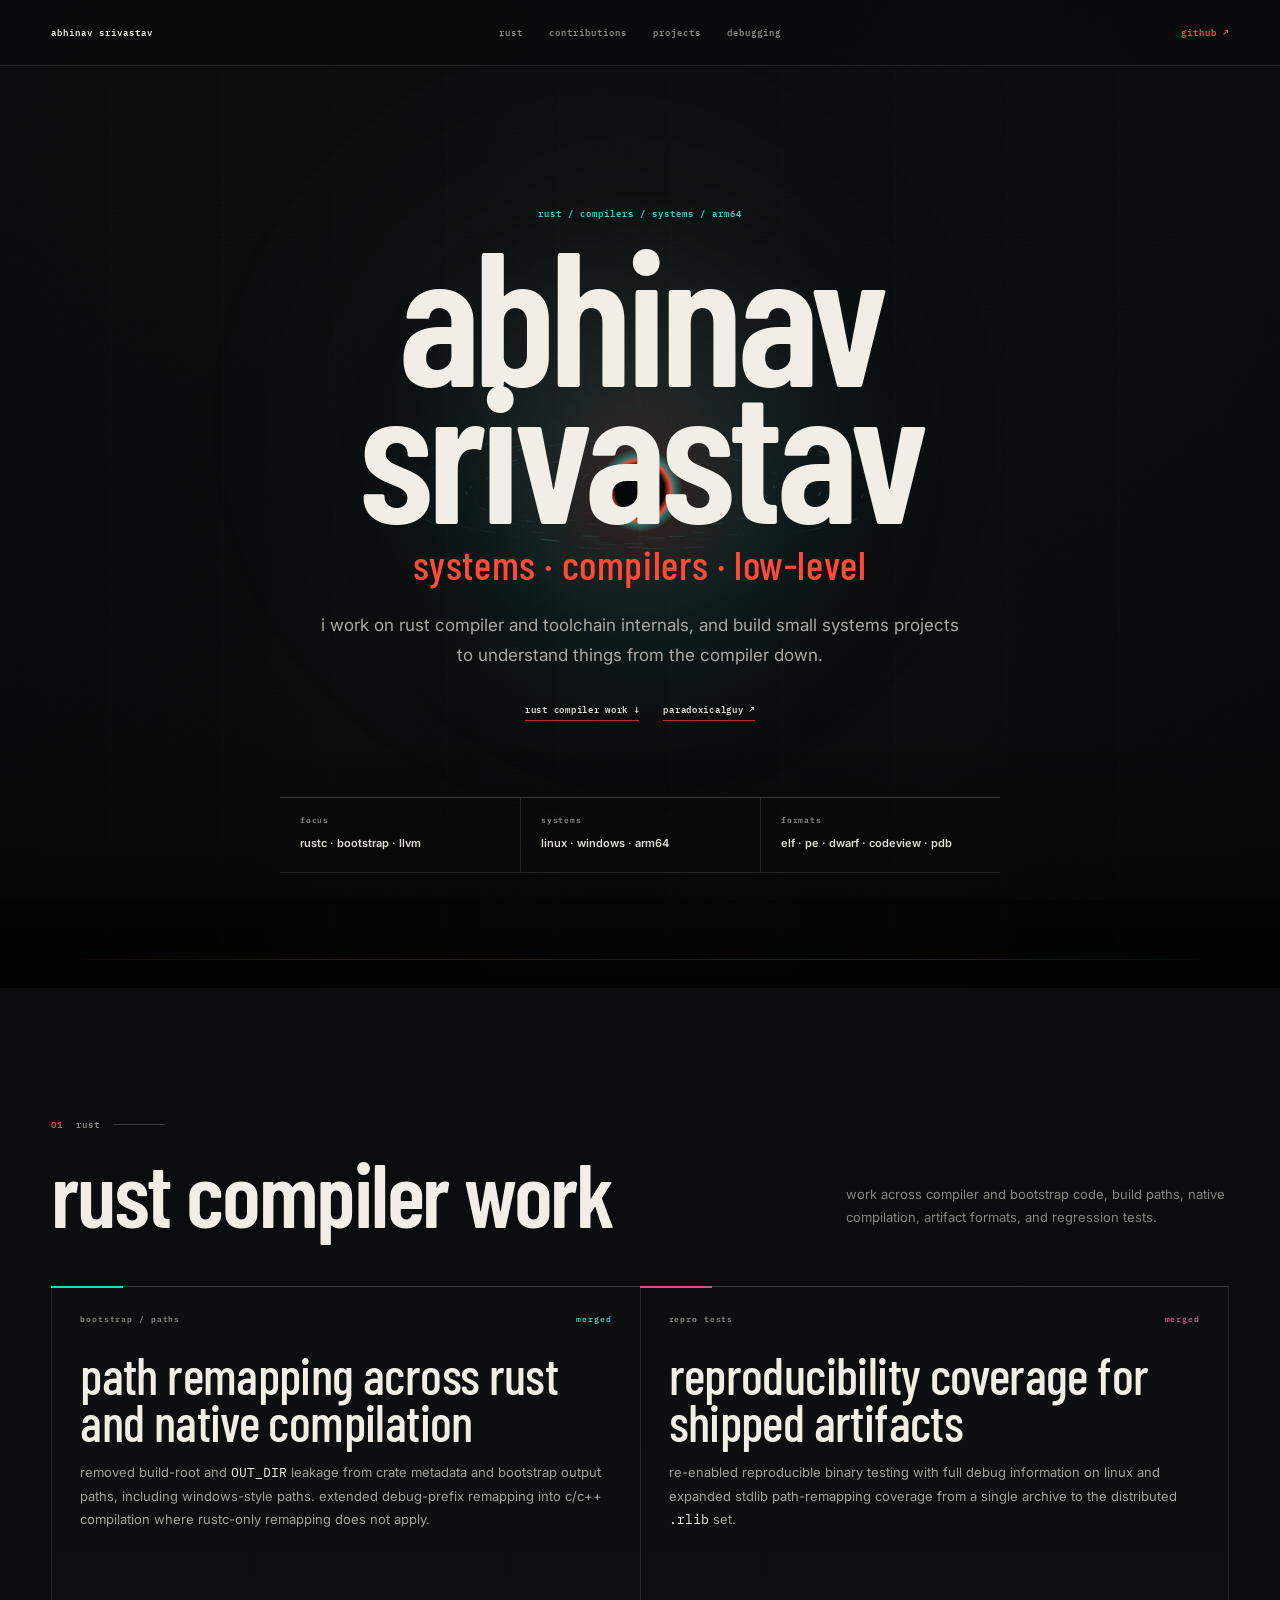
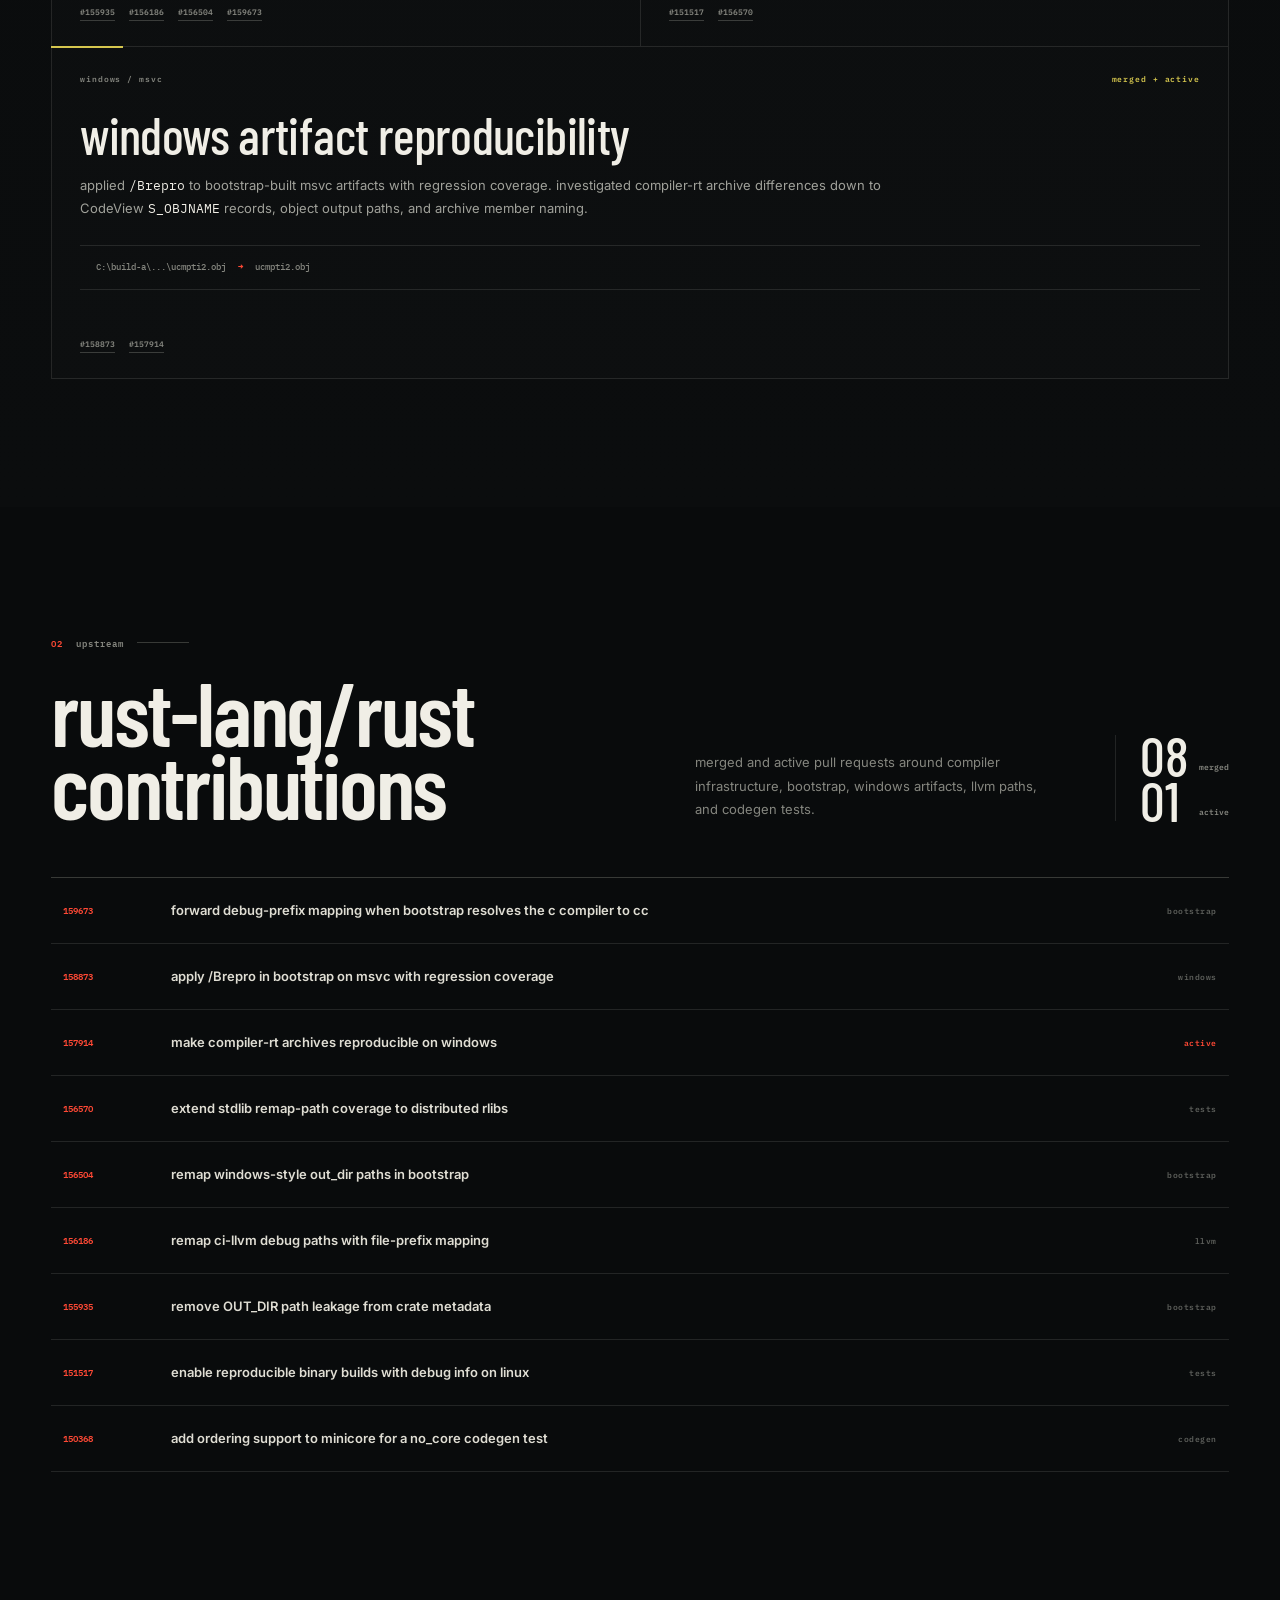
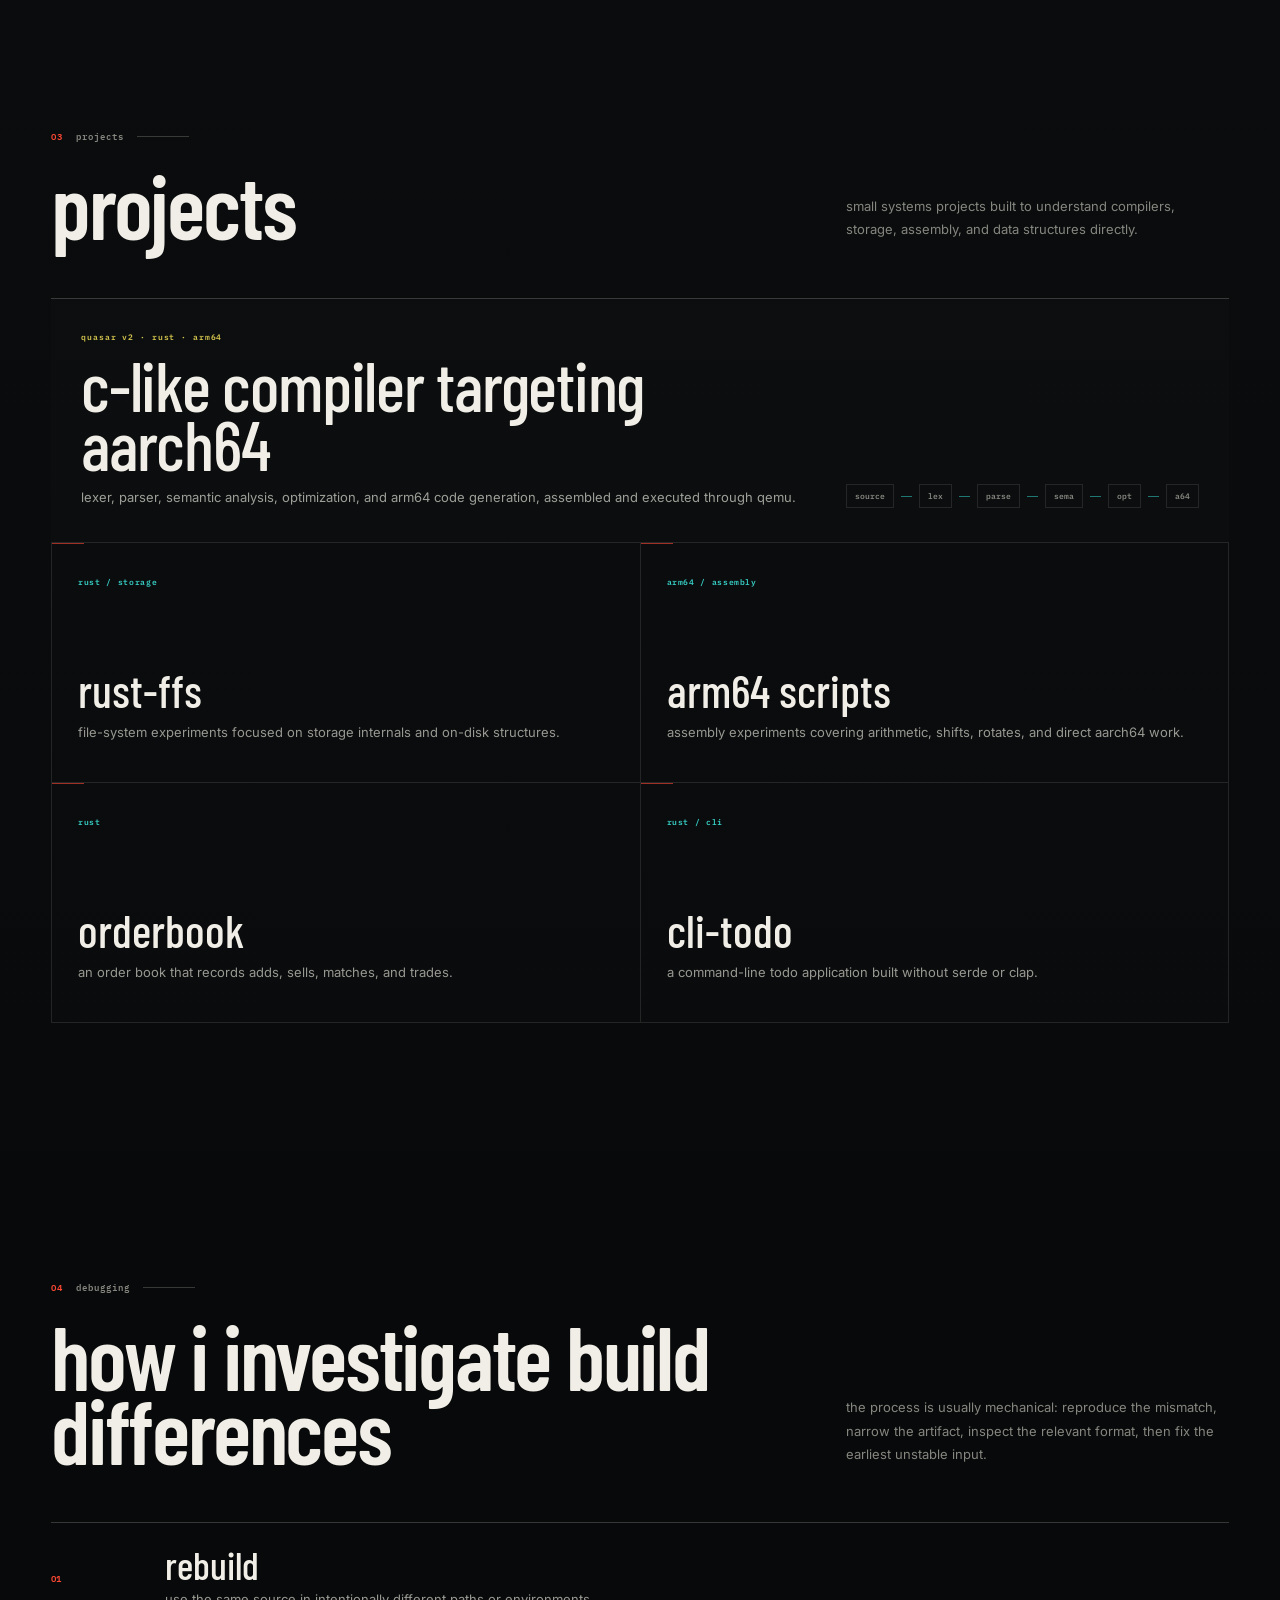
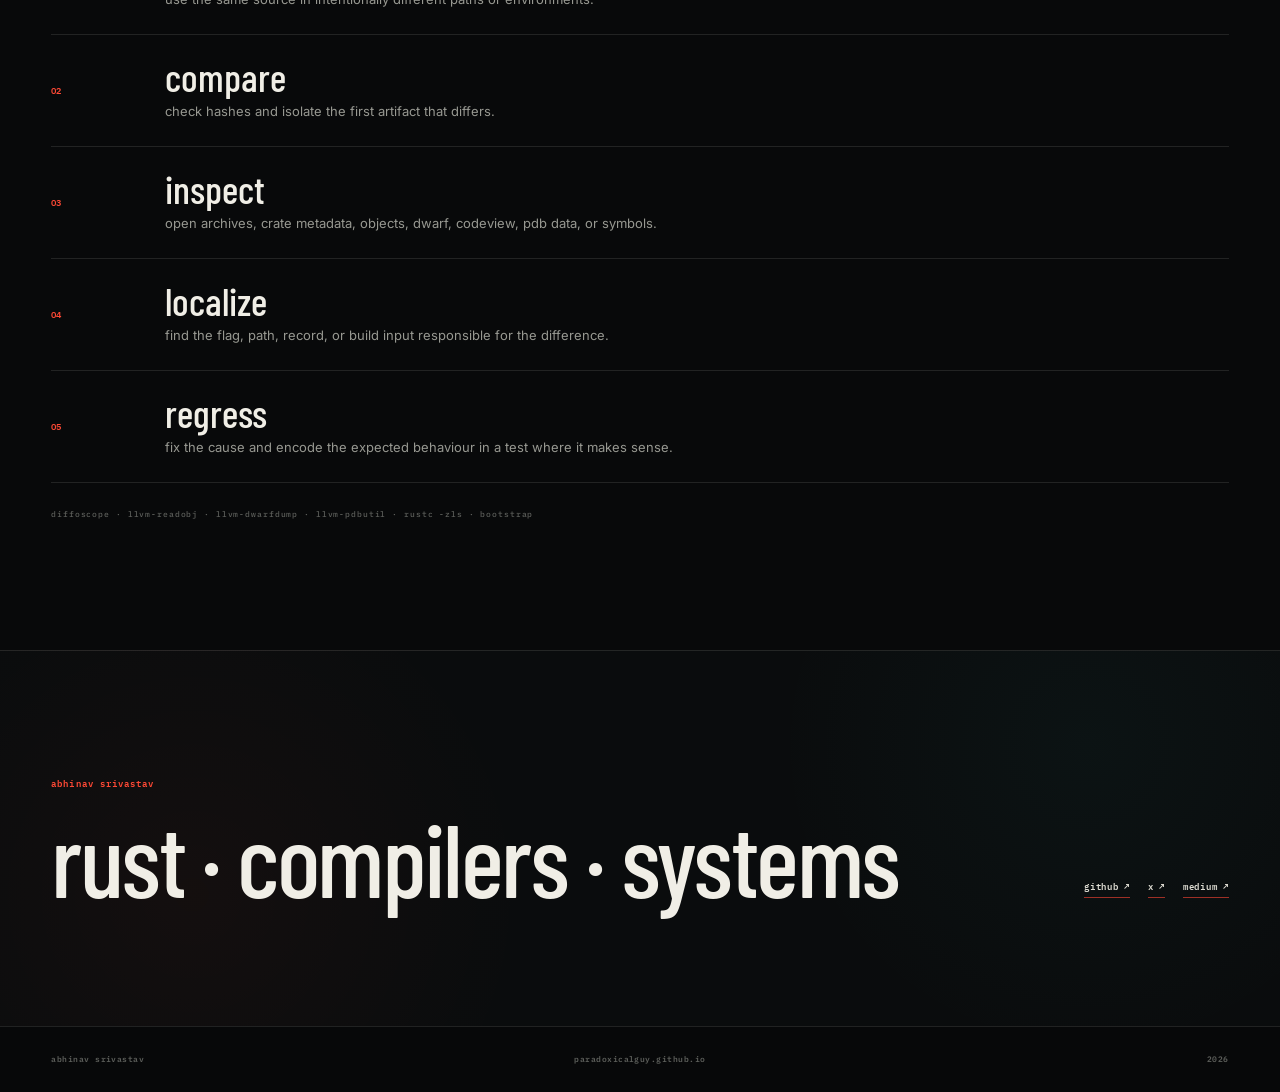
<file: index.html>
<!doctype html>
<html lang="en">
<head>
  <meta charset="utf-8">
  <meta name="viewport" content="width=device-width, initial-scale=1">
  <meta name="theme-color" content="#08090a">
  <meta name="description" content="Abhinav Srivastav — rust compiler, systems, llvm, and low-level software work.">
  <title>abhinav srivastav — rust / compilers / systems</title>
  <link rel="preconnect" href="https://fonts.googleapis.com">
  <link rel="preconnect" href="https://fonts.gstatic.com" crossorigin>
  <link href="https://fonts.googleapis.com/css2?family=Barlow+Condensed:wght@400;500;600;700&family=IBM+Plex+Mono:wght@400;500;600&family=Inter:wght@400;500;600;700&display=swap" rel="stylesheet">
  <link rel="stylesheet" href="style.css">
</head>
<body>
  <div class="atmosphere" aria-hidden="true"></div>
  <a class="skip" href="#main">skip to content</a>

  <header class="topbar">
    <a class="brand" href="#top">abhinav srivastav</a>
    <nav aria-label="primary navigation">
      <a href="#rust">rust</a>
      <a href="#contributions">contributions</a>
      <a href="#projects">projects</a>
      <a href="#debugging">debugging</a>
    </nav>
    <a class="github" href="https://github.com/paradoxicalguy" target="_blank" rel="noreferrer">github ↗</a>
  </header>

  <main id="main">
    <section class="hero" id="top">
      <div class="hero-glow" aria-hidden="true"></div>
      <canvas id="quasar" aria-hidden="true"></canvas>

      <div class="hero-inner">
        <div class="hero-copy">
          <p class="overline">rust / compilers / systems / arm64</p>
          <h1>abhinav<br>srivastav</h1>
          <p class="hero-subtitle">systems · compilers · low-level</p>
          <p class="intro">i work on rust compiler and toolchain internals, and build small systems projects to understand things from the compiler down.</p>
          <div class="hero-links">
            <a href="#rust">rust compiler work ↓</a>
            <a href="https://github.com/paradoxicalguy" target="_blank" rel="noreferrer">paradoxicalguy ↗</a>
          </div>
        </div>

        <div class="hero-facts" aria-label="technical focus">
          <div><span>focus</span><strong>rustc · bootstrap · llvm</strong></div>
          <div><span>systems</span><strong>linux · windows · arm64</strong></div>
          <div><span>formats</span><strong>elf · pe · dwarf · codeview · pdb</strong></div>
        </div>
      </div>

      <div class="hero-floor" aria-hidden="true"></div>
    </section>

    <section class="rust-section" id="rust">
      <div class="section-wrap">
        <div class="section-kicker"><span>01</span><span>rust</span></div>
        <header class="section-head">
          <h2>rust compiler work</h2>
          <p>work across compiler and bootstrap code, build paths, native compilation, artifact formats, and regression tests.</p>
        </header>

        <div class="case-grid">
          <article class="case case-cyan">
            <div class="case-top"><span>bootstrap / paths</span><em>merged</em></div>
            <h3>path remapping across rust and native compilation</h3>
            <p>removed build-root and <code>OUT_DIR</code> leakage from crate metadata and bootstrap output paths, including windows-style paths. extended debug-prefix remapping into c/c++ compilation where rustc-only remapping does not apply.</p>
            <div class="case-links">
              <a href="https://github.com/rust-lang/rust/pull/155935" target="_blank" rel="noreferrer">#155935</a>
              <a href="https://github.com/rust-lang/rust/pull/156186" target="_blank" rel="noreferrer">#156186</a>
              <a href="https://github.com/rust-lang/rust/pull/156504" target="_blank" rel="noreferrer">#156504</a>
              <a href="https://github.com/rust-lang/rust/pull/159673" target="_blank" rel="noreferrer">#159673</a>
            </div>
          </article>

          <article class="case case-magenta">
            <div class="case-top"><span>repro tests</span><em>merged</em></div>
            <h3>reproducibility coverage for shipped artifacts</h3>
            <p>re-enabled reproducible binary testing with full debug information on linux and expanded stdlib path-remapping coverage from a single archive to the distributed <code>.rlib</code> set.</p>
            <div class="case-links">
              <a href="https://github.com/rust-lang/rust/pull/151517" target="_blank" rel="noreferrer">#151517</a>
              <a href="https://github.com/rust-lang/rust/pull/156570" target="_blank" rel="noreferrer">#156570</a>
            </div>
          </article>

          <article class="case case-amber case-wide">
            <div class="case-top"><span>windows / msvc</span><em>merged + active</em></div>
            <h3>windows artifact reproducibility</h3>
            <p>applied <code>/Brepro</code> to bootstrap-built msvc artifacts with regression coverage. investigated compiler-rt archive differences down to CodeView <code>S_OBJNAME</code> records, object output paths, and archive member naming.</p>
            <div class="trace" aria-label="example path reduction">
              <span>C:\build-a\...\ucmpti2.obj</span><b>→</b><span>ucmpti2.obj</span>
            </div>
            <div class="case-links">
              <a href="https://github.com/rust-lang/rust/pull/158873" target="_blank" rel="noreferrer">#158873</a>
              <a href="https://github.com/rust-lang/rust/pull/157914" target="_blank" rel="noreferrer">#157914</a>
            </div>
          </article>
        </div>
      </div>
    </section>

    <section class="contrib-section" id="contributions">
      <div class="section-wrap">
        <div class="section-kicker"><span>02</span><span>upstream</span></div>
        <header class="section-head contribution-head">
          <div>
            <h2>rust-lang/rust contributions</h2>
            <p>merged and active pull requests around compiler infrastructure, bootstrap, windows artifacts, llvm paths, and codegen tests.</p>
          </div>
          <div class="counts"><strong>08</strong><span>merged</span><strong>01</strong><span>active</span></div>
        </header>

        <div class="contribution-list">
          <a href="https://github.com/rust-lang/rust/pull/159673" target="_blank" rel="noreferrer"><span>159673</span><strong>forward debug-prefix mapping when bootstrap resolves the c compiler to cc</strong><em>bootstrap</em></a>
          <a href="https://github.com/rust-lang/rust/pull/158873" target="_blank" rel="noreferrer"><span>158873</span><strong>apply /Brepro in bootstrap on msvc with regression coverage</strong><em>windows</em></a>
          <a class="active" href="https://github.com/rust-lang/rust/pull/157914" target="_blank" rel="noreferrer"><span>157914</span><strong>make compiler-rt archives reproducible on windows</strong><em>active</em></a>
          <a href="https://github.com/rust-lang/rust/pull/156570" target="_blank" rel="noreferrer"><span>156570</span><strong>extend stdlib remap-path coverage to distributed rlibs</strong><em>tests</em></a>
          <a href="https://github.com/rust-lang/rust/pull/156504" target="_blank" rel="noreferrer"><span>156504</span><strong>remap windows-style out_dir paths in bootstrap</strong><em>bootstrap</em></a>
          <a href="https://github.com/rust-lang/rust/pull/156186" target="_blank" rel="noreferrer"><span>156186</span><strong>remap ci-llvm debug paths with file-prefix mapping</strong><em>llvm</em></a>
          <a href="https://github.com/rust-lang/rust/pull/155935" target="_blank" rel="noreferrer"><span>155935</span><strong>remove OUT_DIR path leakage from crate metadata</strong><em>bootstrap</em></a>
          <a href="https://github.com/rust-lang/rust/pull/151517" target="_blank" rel="noreferrer"><span>151517</span><strong>enable reproducible binary builds with debug info on linux</strong><em>tests</em></a>
          <a href="https://github.com/rust-lang/rust/pull/150368" target="_blank" rel="noreferrer"><span>150368</span><strong>add ordering support to minicore for a no_core codegen test</strong><em>codegen</em></a>
        </div>
      </div>
    </section>

    <section class="projects-section" id="projects">
      <div class="section-wrap">
        <div class="section-kicker"><span>03</span><span>projects</span></div>
        <header class="section-head">
          <h2>projects</h2>
          <p>small systems projects built to understand compilers, storage, assembly, and data structures directly.</p>
        </header>

        <a class="featured-project" href="https://github.com/paradoxicalguy/compiler-v2" target="_blank" rel="noreferrer">
          <div class="featured-copy">
            <p class="project-meta">quasar v2 · rust · arm64</p>
            <h3>c-like compiler targeting aarch64</h3>
            <p>lexer, parser, semantic analysis, optimization, and arm64 code generation, assembled and executed through qemu.</p>
          </div>
          <div class="pipeline" aria-hidden="true"><span>source</span><i></i><span>lex</span><i></i><span>parse</span><i></i><span>sema</span><i></i><span>opt</span><i></i><span>a64</span></div>
        </a>

        <div class="project-list">
          <a href="https://github.com/paradoxicalguy/rust-ffs" target="_blank" rel="noreferrer"><span>rust / storage</span><h3>rust-ffs</h3><p>file-system experiments focused on storage internals and on-disk structures.</p></a>
          <a href="https://github.com/paradoxicalguy/asm-arm64-scripts" target="_blank" rel="noreferrer"><span>arm64 / assembly</span><h3>arm64 scripts</h3><p>assembly experiments covering arithmetic, shifts, rotates, and direct aarch64 work.</p></a>
          <a href="https://github.com/paradoxicalguy/orderbook" target="_blank" rel="noreferrer"><span>rust</span><h3>orderbook</h3><p>an order book that records adds, sells, matches, and trades.</p></a>
          <a href="https://github.com/paradoxicalguy/cli-todo" target="_blank" rel="noreferrer"><span>rust / cli</span><h3>cli-todo</h3><p>a command-line todo application built without serde or clap.</p></a>
        </div>
      </div>
    </section>

    <section class="debug-section" id="debugging">
      <div class="section-wrap">
        <div class="section-kicker"><span>04</span><span>debugging</span></div>
        <header class="section-head">
          <h2>how i investigate build differences</h2>
          <p>the process is usually mechanical: reproduce the mismatch, narrow the artifact, inspect the relevant format, then fix the earliest unstable input.</p>
        </header>

        <ol class="debug-steps">
          <li><span>01</span><div><strong>rebuild</strong><p>use the same source in intentionally different paths or environments.</p></div></li>
          <li><span>02</span><div><strong>compare</strong><p>check hashes and isolate the first artifact that differs.</p></div></li>
          <li><span>03</span><div><strong>inspect</strong><p>open archives, crate metadata, objects, dwarf, codeview, pdb data, or symbols.</p></div></li>
          <li><span>04</span><div><strong>localize</strong><p>find the flag, path, record, or build input responsible for the difference.</p></div></li>
          <li><span>05</span><div><strong>regress</strong><p>fix the cause and encode the expected behaviour in a test where it makes sense.</p></div></li>
        </ol>

        <div class="tools">diffoscope · llvm-readobj · llvm-dwarfdump · llvm-pdbutil · rustc -Zls · bootstrap</div>
      </div>
    </section>

    <section class="contact" id="contact">
      <div class="section-wrap contact-inner">
        <p>abhinav srivastav</p>
        <h2>rust · compilers · systems</h2>
        <div class="contact-links">
          <a href="https://github.com/paradoxicalguy" target="_blank" rel="noreferrer">github ↗</a>
          <a href="https://x.com/abhinavs279" target="_blank" rel="noreferrer">x ↗</a>
          <a href="https://rasmalai123.medium.com" target="_blank" rel="noreferrer">medium ↗</a>
        </div>
      </div>
    </section>
  </main>

  <footer><span>abhinav srivastav</span><span>paradoxicalguy.github.io</span><span>2026</span></footer>

  <script>
    (() => {
      const canvas = document.getElementById('quasar');
      if (!canvas) return;

      const ctx = canvas.getContext('2d');
      const reduce = window.matchMedia('(prefers-reduced-motion: reduce)').matches;
      let w = 0, h = 0, dpr = 1, t = 0, particles = [];

      const rand = (a, b) => a + Math.random() * (b - a);

      function resize() {
        dpr = Math.min(window.devicePixelRatio || 1, 2);
        const box = canvas.getBoundingClientRect();
        w = box.width;
        h = box.height;
        canvas.width = Math.max(1, Math.floor(w * dpr));
        canvas.height = Math.max(1, Math.floor(h * dpr));
        ctx.setTransform(dpr, 0, 0, dpr, 0, 0);
        seed();
      }

      function seed() {
        const min = Math.min(w, h);
        const count = Math.max(90, Math.min(210, Math.floor(w * 0.17)));
        particles = Array.from({ length: count }, (_, i) => ({
          a: rand(0, Math.PI * 2),
          r: rand(min * .05, min * .28),
          s: rand(.0007, .0022) * (i % 2 ? 1 : -1),
          z: rand(.18, 1),
          p: rand(0, Math.PI * 2),
          warm: Math.random() > .91
        }));
      }

      function draw() {
        ctx.clearRect(0, 0, w, h);
        const cx = w * .5;
        const cy = h * .46;
        const min = Math.min(w, h);

        const glow = ctx.createRadialGradient(cx, cy, 0, cx, cy, min * .34);
        glow.addColorStop(0, 'rgba(255, 238, 210, .11)');
        glow.addColorStop(.13, 'rgba(255, 86, 54, .07)');
        glow.addColorStop(.35, 'rgba(43, 202, 194, .045)');
        glow.addColorStop(1, 'rgba(0, 0, 0, 0)');
        ctx.fillStyle = glow;
        ctx.fillRect(0, 0, w, h);

        ctx.save();
        ctx.translate(cx, cy);
        ctx.scale(1, .23);
        ctx.rotate(-.06);

        for (const p of particles) {
          if (!reduce) p.a += p.s * (1.1 + (1 - p.z) * 2);
          const r = p.r + Math.sin(t * .00075 + p.p) * 3 * p.z;
          ctx.strokeStyle = p.warm
            ? `rgba(255, 93, 62, ${.08 + p.z * .15})`
            : `rgba(68, 210, 202, ${.07 + p.z * .19})`;
          ctx.lineWidth = .35 + p.z * .75;
          ctx.beginPath();
          ctx.arc(0, 0, r, p.a - .035 - p.z * .04, p.a + .018);
          ctx.stroke();

          if (p.z > .72 && Math.random() > .88) {
            ctx.fillStyle = p.warm ? 'rgba(255, 120, 80, .42)' : 'rgba(120, 236, 225, .38)';
            ctx.beginPath();
            ctx.arc(Math.cos(p.a) * r, Math.sin(p.a) * r, .45 + p.z * .45, 0, Math.PI * 2);
            ctx.fill();
          }
        }
        ctx.restore();

        const jet = ctx.createLinearGradient(cx, cy - min * .30, cx, cy + min * .30);
        jet.addColorStop(0, 'rgba(47, 200, 193, 0)');
        jet.addColorStop(.38, 'rgba(47, 200, 193, .025)');
        jet.addColorStop(.5, 'rgba(255, 231, 206, .12)');
        jet.addColorStop(.62, 'rgba(255, 69, 51, .025)');
        jet.addColorStop(1, 'rgba(255, 69, 51, 0)');
        ctx.fillStyle = jet;
        ctx.fillRect(cx - .5, cy - min * .31, 1, min * .62);

        const core = ctx.createRadialGradient(cx, cy, 0, cx, cy, min * .046);
        core.addColorStop(0, 'rgba(4, 5, 6, 1)');
        core.addColorStop(.58, 'rgba(4, 5, 6, 1)');
        core.addColorStop(.72, 'rgba(255, 81, 55, .88)');
        core.addColorStop(.82, 'rgba(47, 200, 193, .42)');
        core.addColorStop(1, 'rgba(47, 200, 193, 0)');
        ctx.fillStyle = core;
        ctx.beginPath();
        ctx.arc(cx, cy, min * .046, 0, Math.PI * 2);
        ctx.fill();

        t += 16;
        if (!reduce) requestAnimationFrame(draw);
      }

      resize();
      window.addEventListener('resize', resize, { passive: true });
      draw();
    })();
  </script>
</body>
</html>
</file>
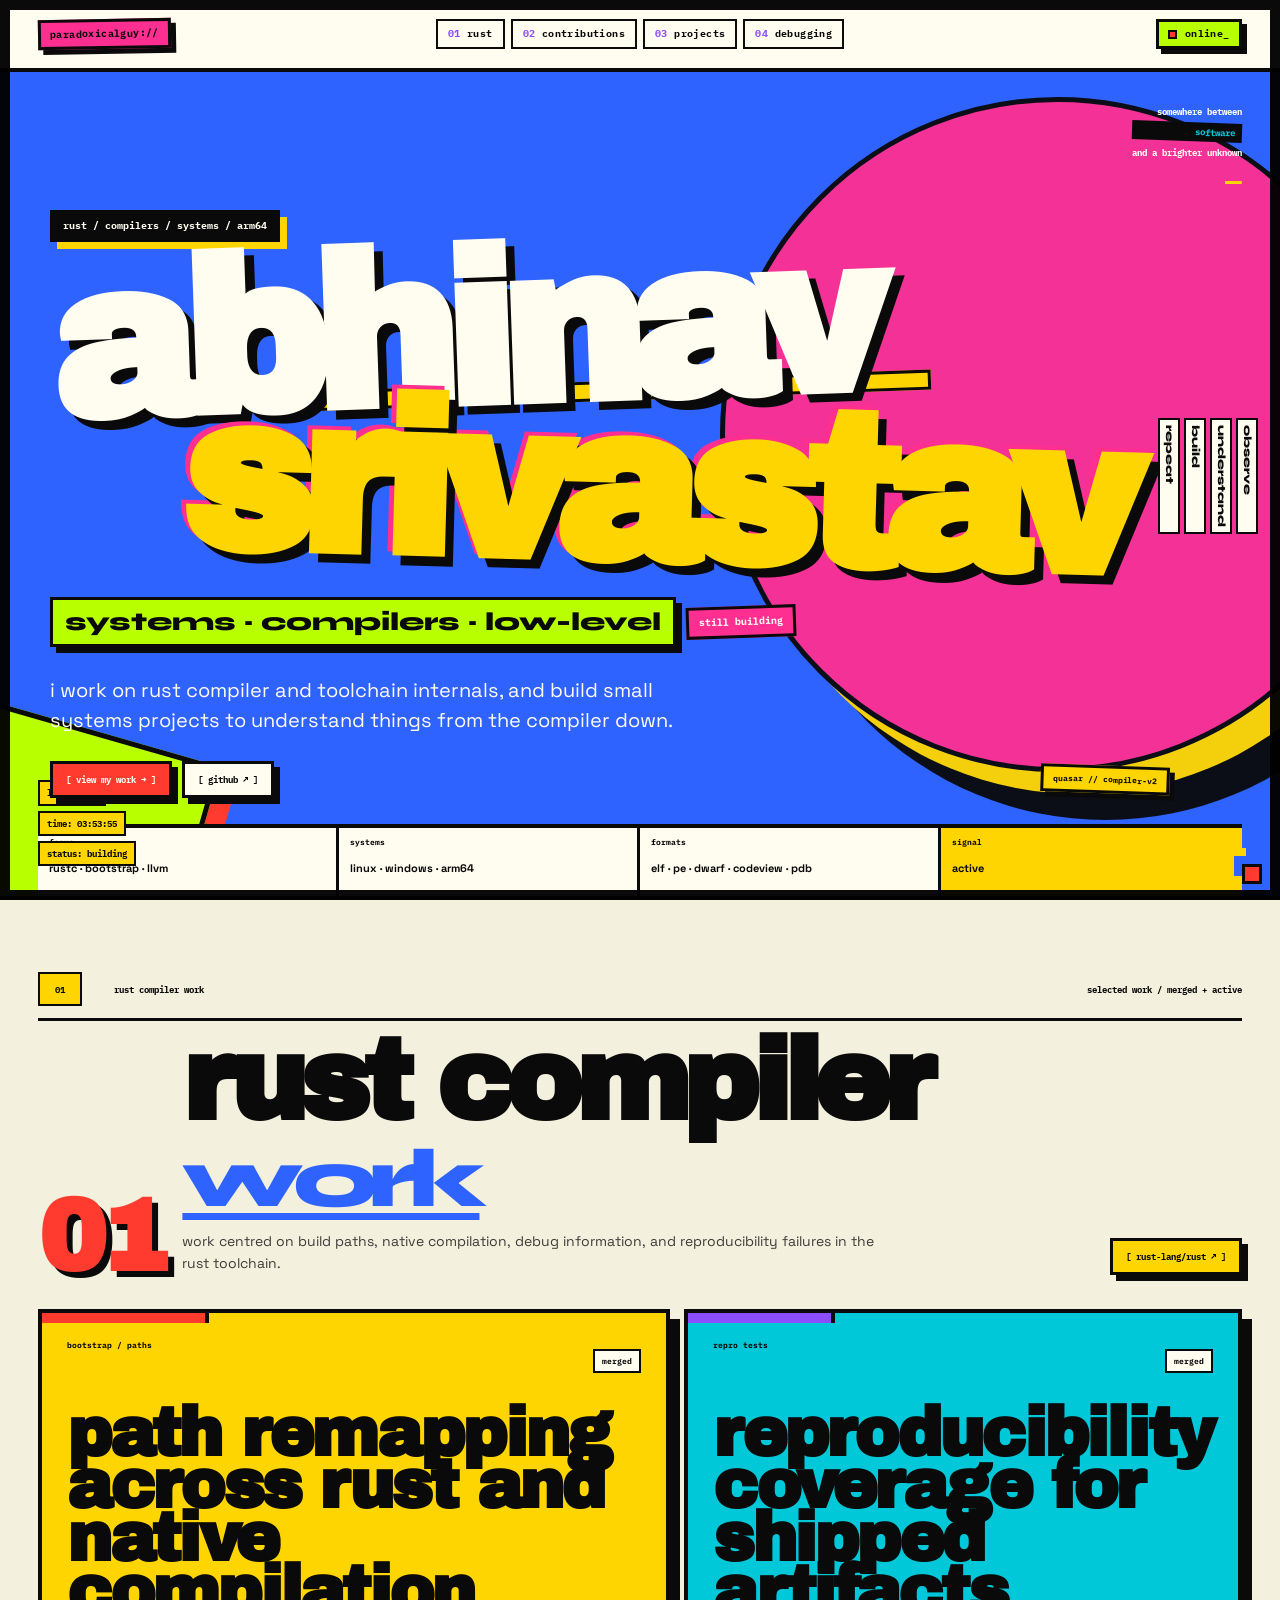
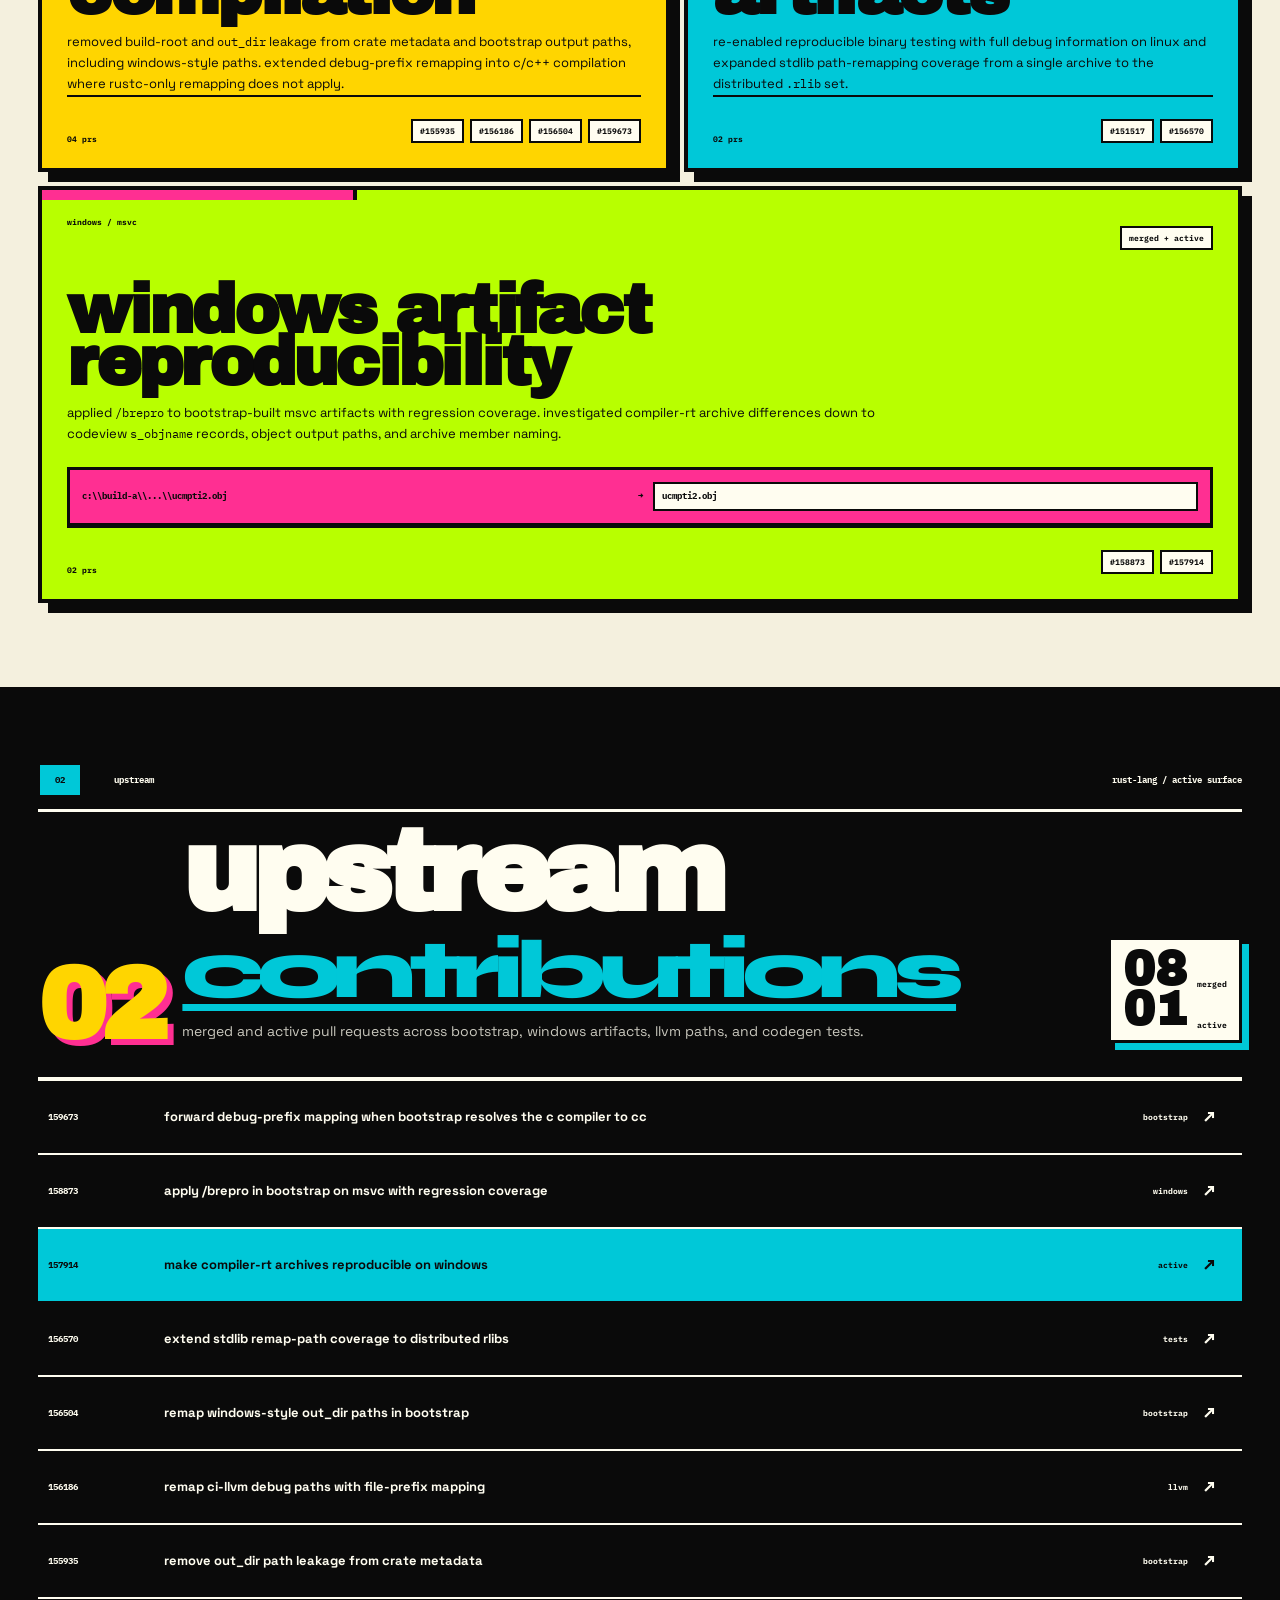
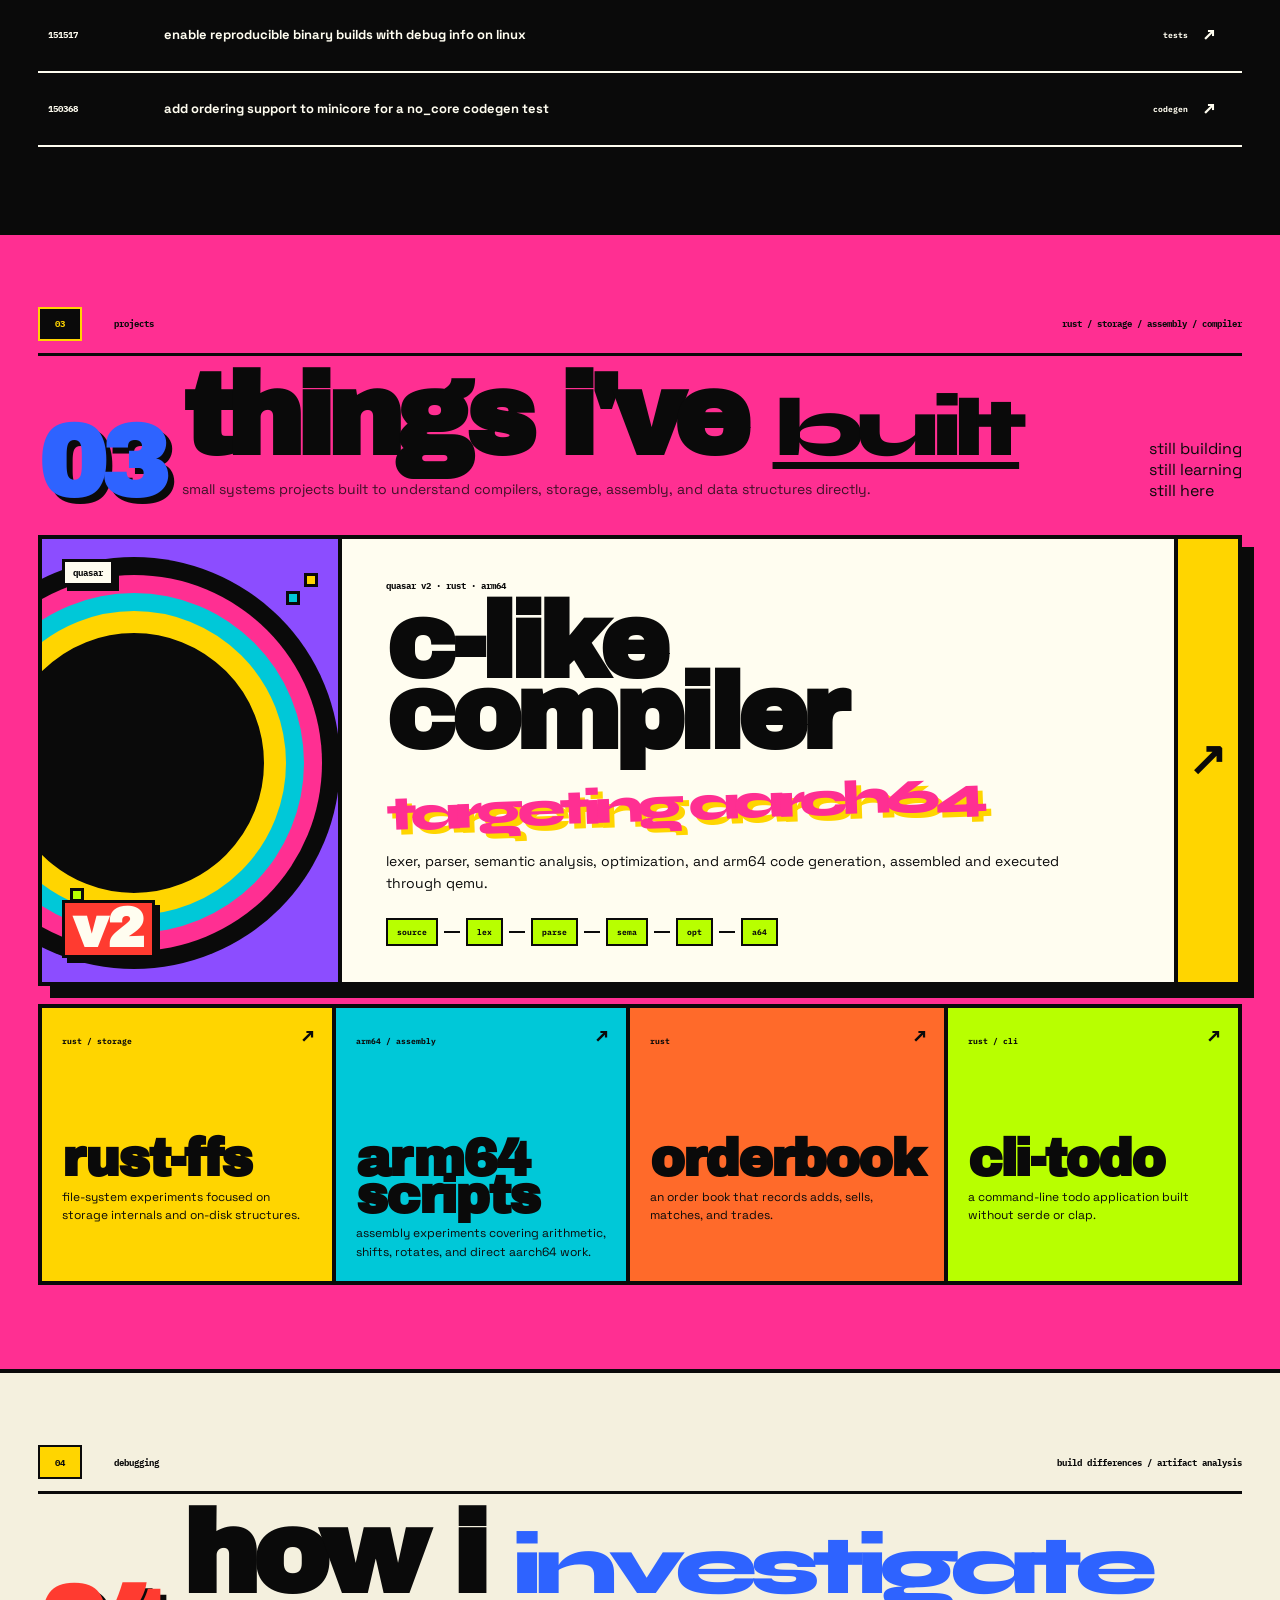
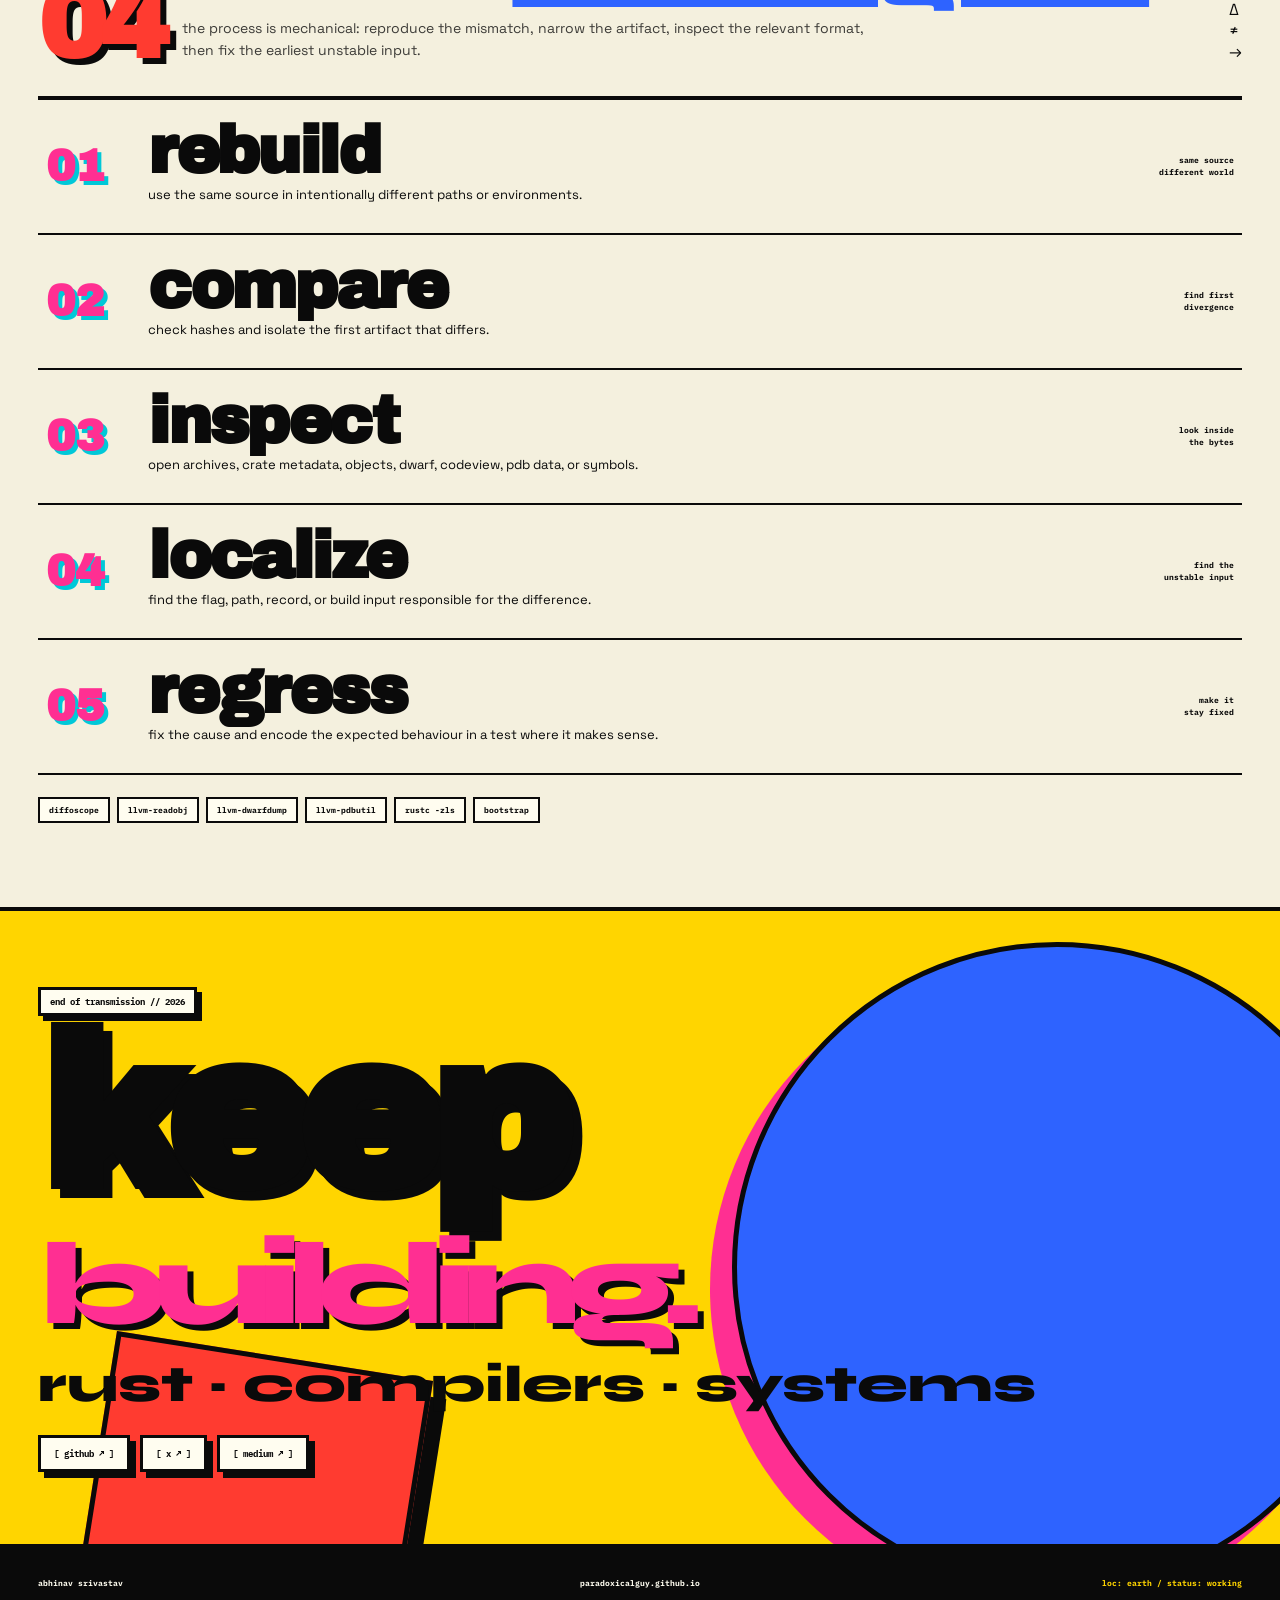
<file: neo/index.html>
<!doctype html>
<html lang="en">
<head>
  <meta charset="utf-8">
  <meta name="viewport" content="width=device-width, initial-scale=1">
  <meta name="theme-color" content="#f4f0de">
  <meta name="description" content="abhinav srivastav — rust compiler contributions, toolchain work, systems projects, and arm64. ">
  <title>abhinav srivastav — rust / compilers / systems</title>
  <link rel="preconnect" href="https://fonts.googleapis.com">
  <link rel="preconnect" href="https://fonts.gstatic.com" crossorigin>
  <link href="https://fonts.googleapis.com/css2?family=Big+Shoulders+Display:wght@300;400;600;700;800;900&family=IBM+Plex+Mono:wght@400;500;600&family=Space+Grotesk:wght@400;500;600;700&family=Syne:wght@600;700;800&display=swap" rel="stylesheet">
  <link rel="stylesheet" href="/neo/style.css">
</head>
<body>
  <a class="skip" href="#main">skip to content</a>

  <div class="noise" aria-hidden="true"></div>

  <header class="topbar">
    <a class="brand" href="#top">paradoxicalguy://</a>
    <nav aria-label="primary navigation">
      <a href="#rust"><span>01</span> rust</a>
      <a href="#contributions"><span>02</span> contributions</a>
      <a href="#projects"><span>03</span> projects</a>
      <a href="#debugging"><span>04</span> debugging</a>
    </nav>
    <div class="live-status"><i></i><span>online_</span></div>
  </header>

  <main id="main">
    <section class="hero" id="top">

      <div class="hero-micro hero-micro-left">
        <span>loc: earth</span>
        <span>time: <b id="clock">02:17:41</b></span>
        <span>status: building</span>
      </div>

      <div class="hero-micro hero-micro-right">
        <span>somewhere between</span>
        <span>software</span>
        <span>and a brighter unknown</span>
        <em>—</em>
      </div>

      <div class="hero-title-wrap">
        <p class="hero-kicker">rust / compilers / systems / arm64</p>
        <h1 aria-label="abhinav srivastav">
          <span class="name-line name-a">abhinav</span>
          <span class="name-line name-b">srivastav</span>
        </h1>
        <div class="hero-subline">
          <span class="subline-main">systems · compilers · low-level</span>
          <span class="subline-tag">still building</span>
        </div>
        <p class="intro">i work on rust compiler and toolchain internals, and build small systems projects to understand things from the compiler down.</p>
        <div class="hero-links">
          <a href="#rust">[ view my work → ]</a>
          <a href="https://github.com/paradoxicalguy" target="_blank" rel="noreferrer">[ github ↗ ]</a>
        </div>
      </div>

      <div class="quasar-wrap" aria-hidden="true">
        <canvas id="quasar"></canvas>
        <div class="quasar-label">quasar // compiler-v2</div>
      </div>

      <div class="hero-side-stack" aria-hidden="true">
        <span>observe</span><span>understand</span><span>build</span><span>repeat</span>
      </div>

      <div class="hero-strip">
        <div><span>focus</span><strong>rustc · bootstrap · llvm</strong></div>
        <div><span>systems</span><strong>linux · windows · arm64</strong></div>
        <div><span>formats</span><strong>elf · pe · dwarf · codeview · pdb</strong></div>
        <div><span>signal</span><strong>active</strong></div>
      </div>
    </section>

    <section class="section section-dark" id="rust">
      <div class="section-bg-word" aria-hidden="true">rust</div>
      <div class="section-shell">
        <div class="section-topline"><span>01</span><span>rust compiler work</span><span>selected work / merged + active</span></div>
        <header class="section-head">
          <div class="section-index">01</div>
          <div>
            <h2>rust compiler <span>work</span></h2>
            <p>work centred on build paths, native compilation, debug information, and reproducibility failures in the rust toolchain.</p>
          </div>
          <a class="side-cta" href="https://github.com/rust-lang/rust" target="_blank" rel="noreferrer">[ rust-lang/rust ↗ ]</a>
        </header>

        <div class="work-grid">
          <article class="work-card work-large red-edge">
            <div class="work-id">bootstrap / paths</div>
            <div class="work-status">merged</div>
            <h3>path remapping across rust and native compilation</h3>
            <p>removed build-root and <code>out_dir</code> leakage from crate metadata and bootstrap output paths, including windows-style paths. extended debug-prefix remapping into c/c++ compilation where rustc-only remapping does not apply.</p>
            <div class="work-bottom"><span>04 prs</span><div><a href="https://github.com/rust-lang/rust/pull/155935" target="_blank">#155935</a><a href="https://github.com/rust-lang/rust/pull/156186" target="_blank">#156186</a><a href="https://github.com/rust-lang/rust/pull/156504" target="_blank">#156504</a><a href="https://github.com/rust-lang/rust/pull/159673" target="_blank">#159673</a></div></div>
          </article>

          <article class="work-card cyan-edge">
            <div class="work-id">repro tests</div>
            <div class="work-status yellow">merged</div>
            <h3>reproducibility coverage for shipped artifacts</h3>
            <p>re-enabled reproducible binary testing with full debug information on linux and expanded stdlib path-remapping coverage from a single archive to the distributed <code>.rlib</code> set.</p>
            <div class="work-bottom"><span>02 prs</span><div><a href="https://github.com/rust-lang/rust/pull/151517" target="_blank">#151517</a><a href="https://github.com/rust-lang/rust/pull/156570" target="_blank">#156570</a></div></div>
          </article>

          <article class="work-card orange-edge">
            <div class="work-id">windows / msvc</div>
            <div class="work-status cyan">merged + active</div>
            <h3>windows artifact reproducibility</h3>
            <p>applied <code>/brepro</code> to bootstrap-built msvc artifacts with regression coverage. investigated compiler-rt archive differences down to codeview <code>s_objname</code> records, object output paths, and archive member naming.</p>
            <div class="artifact-path"><span>c:\\build-a\\...\\ucmpti2.obj</span><b>→</b><strong>ucmpti2.obj</strong></div>
            <div class="work-bottom"><span>02 prs</span><div><a href="https://github.com/rust-lang/rust/pull/158873" target="_blank">#158873</a><a href="https://github.com/rust-lang/rust/pull/157914" target="_blank">#157914</a></div></div>
          </article>
        </div>
      </div>
    </section>

    <section class="section section-ink" id="contributions">
      <div class="section-shell">
        <div class="section-topline"><span>02</span><span>upstream</span><span>rust-lang / active surface</span></div>
        <header class="section-head compact">
          <div class="section-index">02</div>
          <div>
            <h2>upstream <span>contributions</span></h2>
            <p>merged and active pull requests across bootstrap, windows artifacts, llvm paths, and codegen tests.</p>
          </div>
          <div class="counts"><strong>08</strong><span>merged</span><strong>01</strong><span>active</span></div>
        </header>

        <div class="contribution-list">
          <a href="https://github.com/rust-lang/rust/pull/159673" target="_blank"><span class="pr">159673</span><strong>forward debug-prefix mapping when bootstrap resolves the c compiler to cc</strong><em>bootstrap</em><i>↗</i></a>
          <a href="https://github.com/rust-lang/rust/pull/158873" target="_blank"><span class="pr">158873</span><strong>apply /brepro in bootstrap on msvc with regression coverage</strong><em>windows</em><i>↗</i></a>
          <a class="is-active" href="https://github.com/rust-lang/rust/pull/157914" target="_blank"><span class="pr">157914</span><strong>make compiler-rt archives reproducible on windows</strong><em>active</em><i>↗</i></a>
          <a href="https://github.com/rust-lang/rust/pull/156570" target="_blank"><span class="pr">156570</span><strong>extend stdlib remap-path coverage to distributed rlibs</strong><em>tests</em><i>↗</i></a>
          <a href="https://github.com/rust-lang/rust/pull/156504" target="_blank"><span class="pr">156504</span><strong>remap windows-style out_dir paths in bootstrap</strong><em>bootstrap</em><i>↗</i></a>
          <a href="https://github.com/rust-lang/rust/pull/156186" target="_blank"><span class="pr">156186</span><strong>remap ci-llvm debug paths with file-prefix mapping</strong><em>llvm</em><i>↗</i></a>
          <a href="https://github.com/rust-lang/rust/pull/155935" target="_blank"><span class="pr">155935</span><strong>remove out_dir path leakage from crate metadata</strong><em>bootstrap</em><i>↗</i></a>
          <a href="https://github.com/rust-lang/rust/pull/151517" target="_blank"><span class="pr">151517</span><strong>enable reproducible binary builds with debug info on linux</strong><em>tests</em><i>↗</i></a>
          <a href="https://github.com/rust-lang/rust/pull/150368" target="_blank"><span class="pr">150368</span><strong>add ordering support to minicore for a no_core codegen test</strong><em>codegen</em><i>↗</i></a>
        </div>
      </div>
    </section>

    <section class="section section-red" id="projects">
      <div class="section-bg-word section-bg-word-right" aria-hidden="true">projects</div>
      <div class="section-shell">
        <div class="section-topline"><span>03</span><span>projects</span><span>rust / storage / assembly / compiler</span></div>
        <header class="section-head">
          <div class="section-index">03</div>
          <div>
            <h2>things i've <span>built</span></h2>
            <p>small systems projects built to understand compilers, storage, assembly, and data structures directly.</p>
          </div>
          <div class="vertical-note">still building<br>still learning<br>still here</div>
        </header>

        <a class="featured-project" href="https://github.com/paradoxicalguy/compiler-v2" target="_blank" rel="noreferrer">
          <div class="featured-project-art" aria-hidden="true"><span>quasar</span><b>v2</b><i></i><i></i><i></i></div>
          <div class="featured-copy">
            <p class="project-meta">quasar v2 · rust · arm64</p>
            <h3>c-like compiler<br><span>targeting aarch64</span></h3>
            <p>lexer, parser, semantic analysis, optimization, and arm64 code generation, assembled and executed through qemu.</p>
            <div class="pipeline"><span>source</span><i></i><span>lex</span><i></i><span>parse</span><i></i><span>sema</span><i></i><span>opt</span><i></i><span>a64</span></div>
          </div>
          <div class="featured-arrow">↗</div>
        </a>

        <div class="project-list">
          <a href="https://github.com/paradoxicalguy/rust-ffs" target="_blank"><span>rust / storage</span><h3>rust-ffs</h3><p>file-system experiments focused on storage internals and on-disk structures.</p><b>↗</b></a>
          <a href="https://github.com/paradoxicalguy/asm-arm64-scripts" target="_blank"><span>arm64 / assembly</span><h3>arm64 scripts</h3><p>assembly experiments covering arithmetic, shifts, rotates, and direct aarch64 work.</p><b>↗</b></a>
          <a href="https://github.com/paradoxicalguy/orderbook" target="_blank"><span>rust</span><h3>orderbook</h3><p>an order book that records adds, sells, matches, and trades.</p><b>↗</b></a>
          <a href="https://github.com/paradoxicalguy/cli-todo" target="_blank"><span>rust / cli</span><h3>cli-todo</h3><p>a command-line todo application built without serde or clap.</p><b>↗</b></a>
        </div>
      </div>
    </section>

    <section class="section section-dark" id="debugging">
      <div class="section-shell">
        <div class="section-topline"><span>04</span><span>debugging</span><span>build differences / artifact analysis</span></div>
        <header class="section-head">
          <div class="section-index">04</div>
          <div>
            <h2>how i <span>investigate</span></h2>
            <p>the process is mechanical: reproduce the mismatch, narrow the artifact, inspect the relevant format, then fix the earliest unstable input.</p>
          </div>
          <div class="debug-glyph" aria-hidden="true">Δ<br>≠<br>→</div>
        </header>

        <ol class="debug-steps">
          <li><span>01</span><div><strong>rebuild</strong><p>use the same source in intentionally different paths or environments.</p></div><em>same source<br>different world</em></li>
          <li><span>02</span><div><strong>compare</strong><p>check hashes and isolate the first artifact that differs.</p></div><em>find first<br>divergence</em></li>
          <li><span>03</span><div><strong>inspect</strong><p>open archives, crate metadata, objects, dwarf, codeview, pdb data, or symbols.</p></div><em>look inside<br>the bytes</em></li>
          <li><span>04</span><div><strong>localize</strong><p>find the flag, path, record, or build input responsible for the difference.</p></div><em>find the<br>unstable input</em></li>
          <li><span>05</span><div><strong>regress</strong><p>fix the cause and encode the expected behaviour in a test where it makes sense.</p></div><em>make it<br>stay fixed</em></li>
        </ol>
        <div class="tools"><span>diffoscope</span><span>llvm-readobj</span><span>llvm-dwarfdump</span><span>llvm-pdbutil</span><span>rustc -zls</span><span>bootstrap</span></div>
      </div>
    </section>

    <section class="contact" id="contact">
            <div class="contact-shell">
        <div class="contact-micro">end of transmission // 2026</div>
        <h2>keep<br><span>building.</span></h2>
        <p>rust · compilers · systems</p>
        <div class="contact-links"><a href="https://github.com/paradoxicalguy" target="_blank">[ github ↗ ]</a><a href="https://x.com/abhinavs279" target="_blank">[ x ↗ ]</a><a href="https://rasmalai123.medium.com" target="_blank">[ medium ↗ ]</a></div>
      </div>
    </section>
  </main>

  <footer><span>abhinav srivastav</span><span>paradoxicalguy.github.io</span><span>loc: earth / status: working</span></footer>

  <script>
    (() => {
      const clock = document.getElementById('clock');
      const tick = () => { const d = new Date(); clock.textContent = [d.getHours(), d.getMinutes(), d.getSeconds()].map(v => String(v).padStart(2,'0')).join(':'); };
      tick(); setInterval(tick, 1000);

      const canvas = document.getElementById('quasar');
      if (!canvas) return;
      const ctx = canvas.getContext('2d');
      const reduce = window.matchMedia('(prefers-reduced-motion: reduce)').matches;
      let w = 0, h = 0, dpr = 1, t = 0, particles = [];
      const rand = (a,b) => a + Math.random() * (b-a);
      function resize(){
        dpr = Math.min(window.devicePixelRatio || 1, 2);
        const box = canvas.getBoundingClientRect(); w = box.width; h = box.height;
        canvas.width = Math.max(1, Math.floor(w*dpr)); canvas.height = Math.max(1, Math.floor(h*dpr));
        ctx.setTransform(dpr,0,0,dpr,0,0); seed();
      }
      function seed(){
        const count = Math.max(240, Math.min(720, Math.floor(w*.62)));
        particles = Array.from({length:count},(_,i)=>({
          a:rand(0,Math.PI*2), r:rand(Math.min(w,h)*.08,Math.min(w,h)*.44), s:rand(.0011,.0048)*(i%2?1:-1), z:rand(.2,1), p:rand(0,Math.PI*2), hot:Math.random()
        }));
      }
      function draw(){
        ctx.clearRect(0,0,w,h);
        const cx = w*.53, cy = h*.48, min = Math.min(w,h);
        const halo = ctx.createRadialGradient(cx,cy,0,cx,cy,min*.42);
        halo.addColorStop(0,'rgba(255,47,146,.14)'); halo.addColorStop(.08,'rgba(0,200,216,.10)'); halo.addColorStop(.25,'rgba(140,77,255,.06)'); halo.addColorStop(1,'rgba(0,0,0,0)');
        ctx.fillStyle = halo; ctx.fillRect(0,0,w,h);
        ctx.save(); ctx.translate(cx,cy); ctx.scale(1,.24); ctx.rotate(-.055);
        particles.forEach((p,i)=>{
          if(!reduce) p.a += p.s*(1.05+(1-p.z)*2.25);
          const r = p.r + Math.sin(t*.0012+p.p)*4.6*p.z;
          const red = p.hot > .78;
          ctx.strokeStyle = red ? `rgba(255,59,48,${.10+p.z*.34})` : `rgba(0,200,216,${.08+p.z*.34})`;
          ctx.lineWidth = .45+p.z*1.35;
          ctx.beginPath(); ctx.arc(0,0,r,p.a-.045-p.z*.07,p.a+.018); ctx.stroke();
          if(i%7===0){ ctx.fillStyle = red ? `rgba(255,106,42,${.26+p.z*.3})` : `rgba(184,255,0,${.24+p.z*.35})`; ctx.beginPath(); ctx.arc(Math.cos(p.a)*r,Math.sin(p.a)*r,.55+p.z*.75,0,Math.PI*2); ctx.fill(); }
        });
        ctx.restore();
        const jet = ctx.createLinearGradient(cx,cy-min*.55,cx,cy+min*.55);
        jet.addColorStop(0,'rgba(255,47,146,0)'); jet.addColorStop(.34,'rgba(255,106,42,.055)'); jet.addColorStop(.5,'rgba(255,213,0,.22)'); jet.addColorStop(.66,'rgba(0,200,216,.06)'); jet.addColorStop(1,'rgba(0,200,216,0)');
        ctx.fillStyle = jet; ctx.fillRect(cx-1.4,cy-min*.55,2.8,min*1.1);
        const core = ctx.createRadialGradient(cx,cy,0,cx,cy,min*.08);
        core.addColorStop(0,'rgba(4,8,10,1)'); core.addColorStop(.55,'rgba(4,8,10,1)'); core.addColorStop(.72,'rgba(255,59,48,.94)'); core.addColorStop(.82,'rgba(0,200,216,.62)'); core.addColorStop(1,'rgba(0,200,216,0)');
        ctx.fillStyle = core; ctx.beginPath(); ctx.arc(cx,cy,min*.08,0,Math.PI*2); ctx.fill();
        t += 16; if(!reduce) requestAnimationFrame(draw);
      }
      resize(); window.addEventListener('resize',resize,{passive:true}); draw();
    })();
  </script>
</body>
</html>
</file>
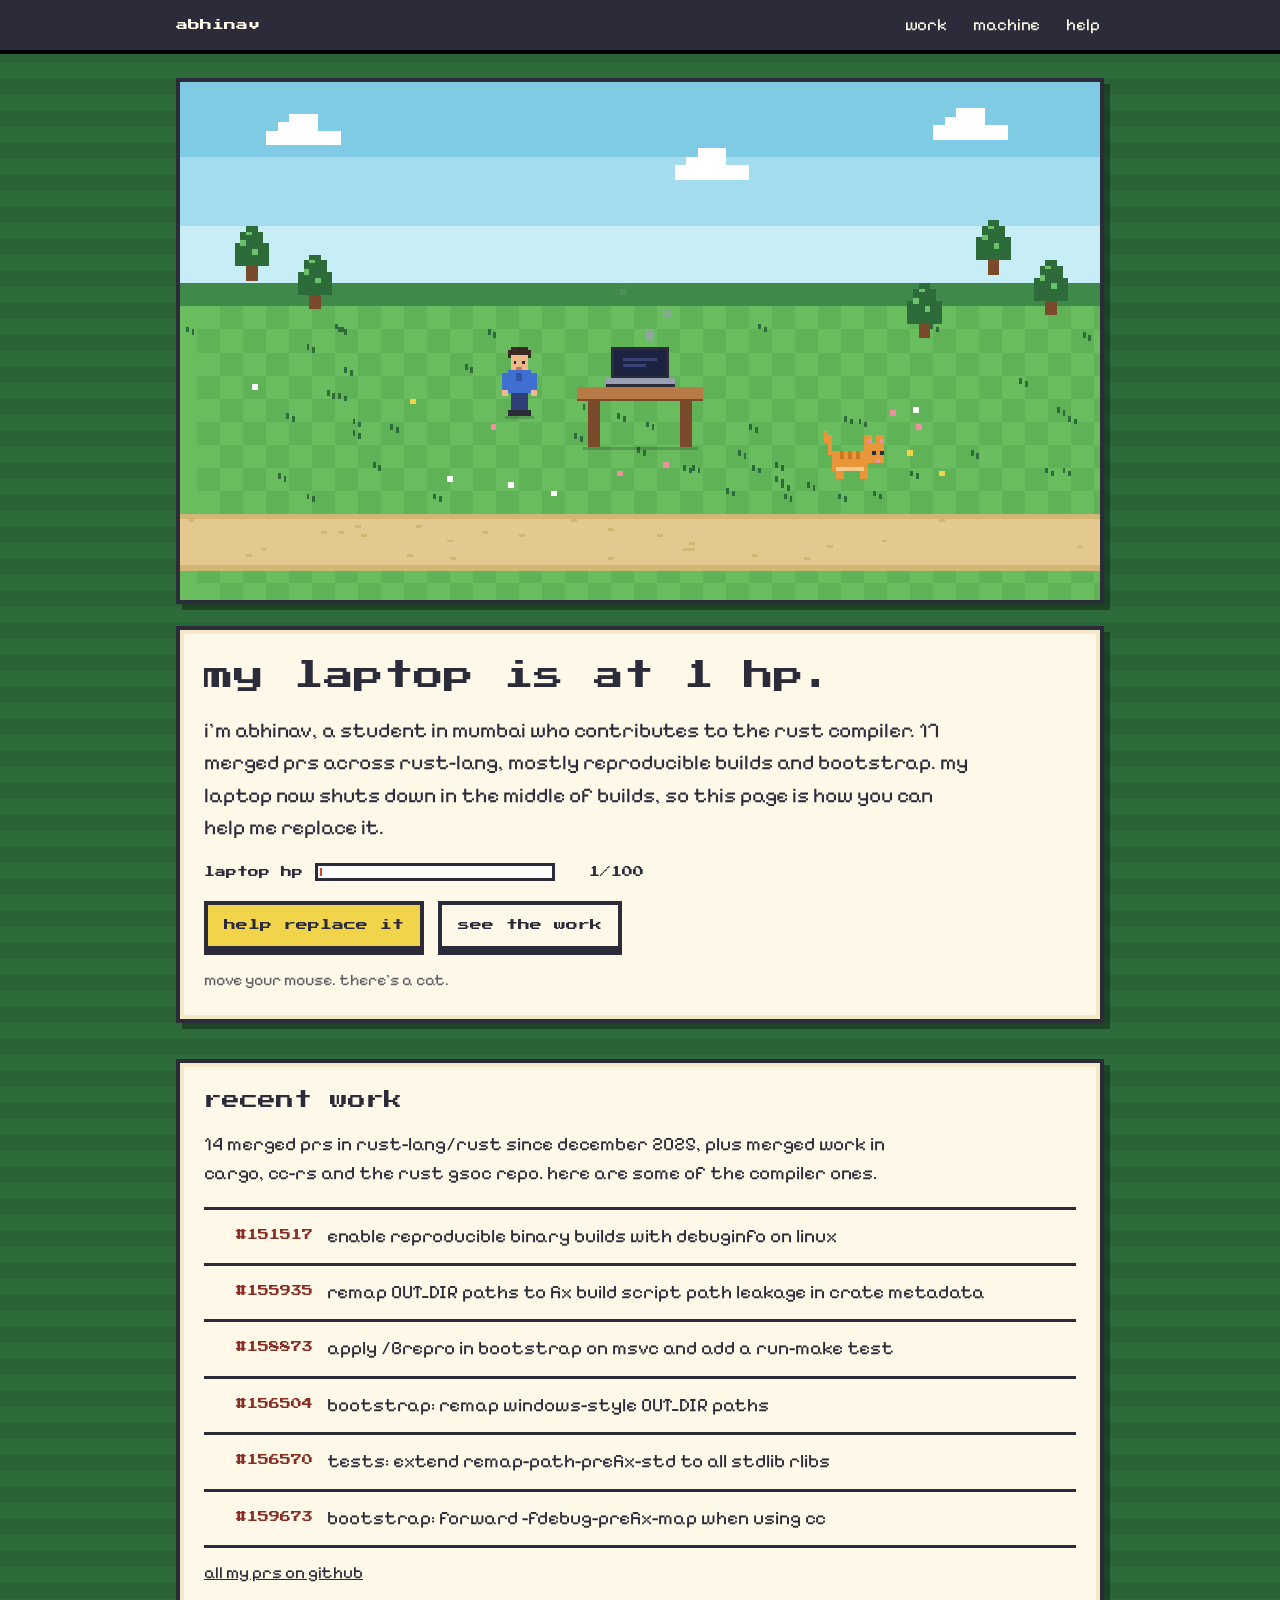
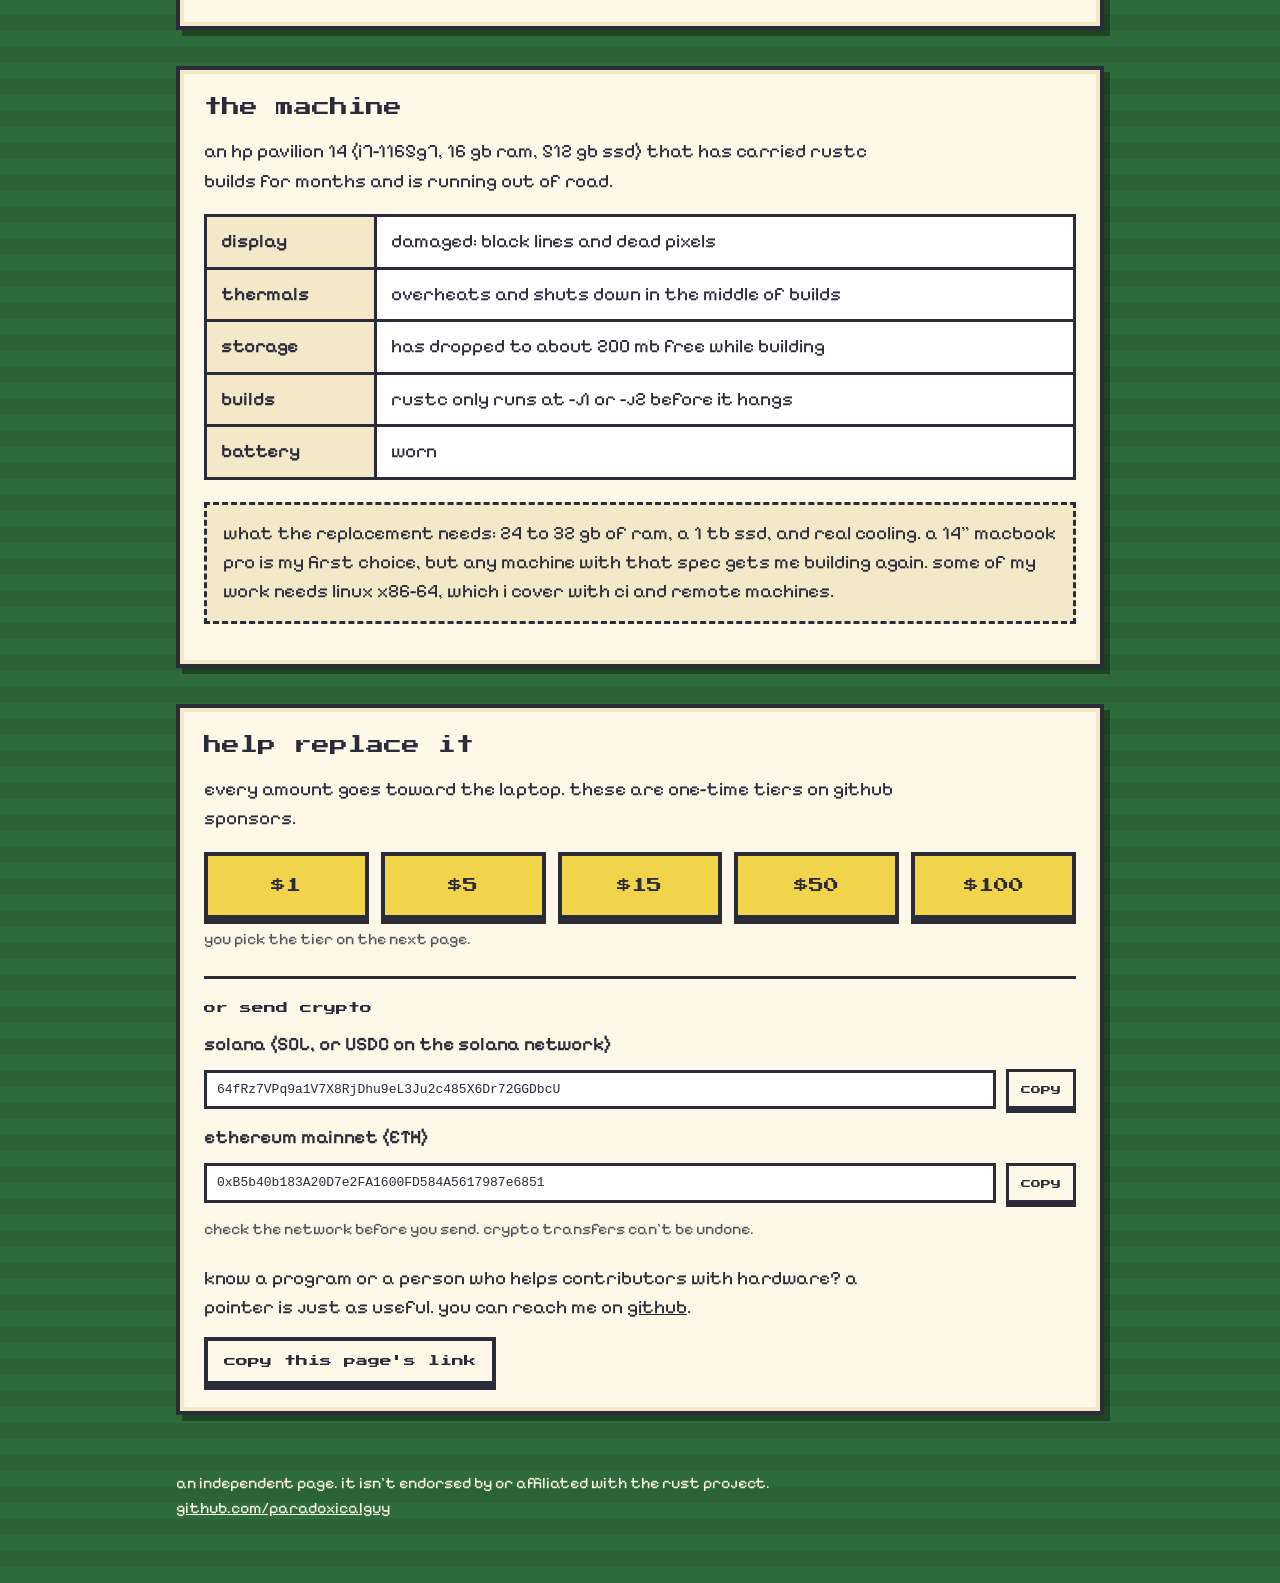
<file: support/index.html>
<!doctype html>
<html lang="en">
<head>
<meta charset="utf-8">
<meta name="viewport" content="width=device-width, initial-scale=1">
<title>my laptop is at 1 hp | abhinav</title>
<meta name="description" content="Abhinav contributes to the Rust compiler. His laptop is failing. This page shows the work and how to help replace it.">
<meta property="og:title" content="my laptop is at 1 hp">
<meta property="og:description" content="A Rust compiler contributor from Mumbai, a failing laptop, and a way to help replace it.">
<meta property="og:type" content="website">
<meta name="theme-color" content="#2e6b3a">
<link rel="icon" href="data:image/svg+xml,%3Csvg xmlns='http://www.w3.org/2000/svg' viewBox='0 0 8 8' shape-rendering='crispEdges'%3E%3Crect width='8' height='8' fill='%232e6b3a'/%3E%3Cpath fill='%23d9473b' d='M1 2h2v1h2V2h2v2H6v1H5v1H3V5H2V4H1z'/%3E%3C/svg%3E">
<link rel="preconnect" href="https://fonts.googleapis.com">
<link rel="preconnect" href="https://fonts.gstatic.com" crossorigin>
<link href="https://fonts.googleapis.com/css2?family=Press+Start+2P&family=Pixelify+Sans:wght@400;600&display=swap" rel="stylesheet">
<style>
:root{
  --ink:#2b2b3a;
  --paper:#fdf8e8;
  --paper-2:#f3e9c9;
  --grass:#2e6b3a;
  --grass-2:#2a6335;
  --sky:#8fd3e8;
  --hp-red:#d9473b;
  --hp-amber:#e9963a;
  --hp-green:#3fae5c;
  --sun:#f2d44a;
  --display:"Press Start 2P", ui-monospace, "Courier New", monospace;
  --body:"Pixelify Sans", "Trebuchet MS", system-ui, sans-serif;
  --code:ui-monospace, SFMono-Regular, Menlo, Consolas, monospace;
}
*{box-sizing:border-box}
html{scroll-behavior:smooth}
@media (prefers-reduced-motion:reduce){html{scroll-behavior:auto}}
body{
  margin:0;
  background:repeating-linear-gradient(0deg,var(--grass) 0 16px,var(--grass-2) 16px 32px);
  color:var(--ink);
  font-family:var(--body);
  font-size:19px;
  line-height:1.55;
}
a{color:inherit}
:focus-visible{outline:4px solid var(--sun);outline-offset:3px}
.skip{position:absolute;left:-999px;top:8px;background:var(--paper);padding:8px 12px;border:3px solid var(--ink);z-index:100}
.skip:focus{left:8px}

/* top bar */
.bar{
  position:sticky;top:0;z-index:30;
  background:var(--ink);color:var(--paper);
  border-bottom:4px solid #000;
}
.bar-in{
  max-width:960px;margin:0 auto;padding:10px 16px;
  display:flex;align-items:center;justify-content:space-between;gap:16px;
}
.bar .name{font-family:var(--display);font-size:12px;text-decoration:none;color:var(--paper)}
.bar nav{display:flex;gap:18px;flex-wrap:wrap}
.bar nav a{text-decoration:none;font-size:17px;padding:2px 4px;color:var(--paper)}
.bar nav a:hover{background:var(--sun);color:var(--ink)}

main{max-width:960px;margin:0 auto;padding:24px 16px 56px}

/* scene */
.scene-wrap{border:4px solid var(--ink);background:var(--ink);box-shadow:6px 6px 0 rgba(0,0,0,.35)}
#scene{display:block;width:100%;height:auto;aspect-ratio:16/9;image-rendering:pixelated;image-rendering:crisp-edges}

/* dialog box */
.box{
  background:var(--paper);
  border:4px solid var(--ink);
  box-shadow:inset 0 0 0 4px var(--paper-2),6px 6px 0 rgba(0,0,0,.35);
  padding:24px 24px 26px;
}
.hero-box{margin:22px 0 0;position:relative}
h1,h2{font-family:var(--display);font-weight:400;line-height:1.5;margin:0 0 16px}
h1{font-size:clamp(18px,3.6vw,30px)}
h2{font-size:clamp(14px,2.4vw,18px)}
p{margin:0 0 14px;max-width:64ch}
.lede{font-size:21px}

/* hp */
.hp{display:flex;align-items:center;gap:12px;margin:18px 0 20px;max-width:440px}
.hp-label{font-family:var(--display);font-size:11px;white-space:nowrap}
.hp-track{flex:1;height:18px;border:3px solid var(--ink);background:#fff;padding:2px}
.hp-fill{height:100%;width:100%;background:var(--hp-green)}
.hp-fill.low{animation:blink 1s steps(2,jump-none) infinite}
.hp-num{font-family:var(--display);font-size:11px;min-width:7ch;text-align:right}
@keyframes blink{50%{opacity:.35}}
@media (prefers-reduced-motion:reduce){.hp-fill.low{animation:none}}

/* buttons */
.btns{display:flex;flex-wrap:wrap;gap:14px}
.btn{
  display:inline-block;text-decoration:none;
  font-family:var(--display);font-size:12px;line-height:1.4;
  padding:12px 16px;
  background:var(--sun);color:var(--ink);
  border:4px solid var(--ink);box-shadow:0 5px 0 var(--ink);
  cursor:pointer;
}
.btn:hover{transform:translateY(2px);box-shadow:0 3px 0 var(--ink)}
.btn:active{transform:translateY(5px);box-shadow:0 0 0 var(--ink)}
.btn.alt{background:var(--paper)}
.hint{margin:18px 0 0;font-size:16px;opacity:.75}

section{margin-top:36px;scroll-margin-top:72px}

/* work log */
.log{list-style:none;margin:18px 0 12px;padding:0;border-top:3px solid var(--ink)}
.log li{border-bottom:3px solid var(--ink)}
.log a{
  display:grid;grid-template-columns:auto 1fr;gap:4px 14px;
  padding:12px 10px;text-decoration:none;position:relative;
}
.log a:hover{background:var(--sun)}
.log a:hover .num::before{content:"\25B6\00a0"}
.log .num{font-family:var(--display);font-size:11px;padding-top:5px;white-space:nowrap;color:#8a2e25}
.log .num::before{content:"\00a0\00a0"}
.log .t{overflow-wrap:anywhere}
.more{font-size:17px}

/* stats */
.sheet{margin:18px 0 22px;border:3px solid var(--ink);background:#fff}
.sheet dl{margin:0;display:grid;grid-template-columns:minmax(110px,170px) 1fr}
.sheet dt,.sheet dd{margin:0;padding:10px 14px;border-bottom:3px solid var(--ink)}
.sheet dt{font-weight:600;background:var(--paper-2);border-right:3px solid var(--ink)}
.sheet dt:last-of-type,.sheet dd:last-of-type{border-bottom:0}
.need{background:var(--paper-2);border:3px dashed var(--ink);padding:14px 16px;max-width:none}

/* tiers */
.tiers{display:grid;grid-template-columns:repeat(5,1fr);gap:12px;margin:18px 0 8px}
.tier{
  text-align:center;text-decoration:none;
  font-family:var(--display);font-size:15px;
  padding:18px 6px;background:var(--sun);
  border:4px solid var(--ink);box-shadow:0 5px 0 var(--ink);
}
.tier:hover{transform:translateY(2px);box-shadow:0 3px 0 var(--ink)}
.small{font-size:16px;opacity:.8}
.wallets{margin-top:24px;border-top:3px solid var(--ink);padding-top:20px}
.wallets h3{font-family:var(--display);font-weight:400;font-size:12px;line-height:1.6;margin:0 0 12px}
.addr{display:grid;grid-template-columns:1fr auto;gap:10px;align-items:center;margin:0 0 14px}
.addr .lbl{grid-column:1/-1;font-weight:600}
.addr code{
  font-family:var(--code);font-size:13px;background:#fff;border:3px solid var(--ink);
  padding:8px 10px;overflow-wrap:anywhere;line-height:1.35
}
.copy{
  font-family:var(--display);font-size:10px;padding:12px 12px;background:var(--paper);
  border:3px solid var(--ink);box-shadow:0 4px 0 var(--ink);cursor:pointer;color:var(--ink)
}
.copy:hover{background:var(--sun)}
.copy:active{transform:translateY(4px);box-shadow:none}
.share{margin-top:22px}

footer{max-width:960px;margin:0 auto;padding:0 16px 48px;color:var(--paper);font-size:16px}
footer a{color:var(--paper)}
footer p{max-width:70ch}

/* cat follower */
#cat{
  position:fixed;left:0;top:0;width:64px;height:48px;
  image-rendering:pixelated;image-rendering:crisp-edges;
  pointer-events:none;z-index:40;will-change:transform;display:none
}
body.cat-on #cat{display:block}

@media (max-width:720px){
  body{font-size:18px}
  .box{padding:20px 16px 22px}
  .hero-box{margin:18px 0 0}
  .lede{font-size:19px}
  .tiers{grid-template-columns:repeat(3,1fr)}
  .sheet dl{grid-template-columns:1fr}
  .sheet dt{border-right:0;border-bottom:0;padding-bottom:2px}
  .addr{grid-template-columns:1fr}
  .bar nav{gap:8px}
  .bar nav a{font-size:16px}
}
</style>
</head>
<body>
<a class="skip" href="#work">skip to the work</a>
<canvas id="cat" width="16" height="12" aria-hidden="true"></canvas>

<header class="bar">
  <div class="bar-in">
    <a class="name" href="#top">abhinav</a>
    <nav aria-label="sections">
      <a href="#work">work</a>
      <a href="#machine">machine</a>
      <a href="#help">help</a>
    </nav>
  </div>
</header>

<main id="top">
  <div class="scene-wrap">
    <canvas id="scene" width="320" height="180" role="img"
      aria-label="Pixel art: a developer standing next to a smoking laptop on a picnic table, with trees and a dirt path."></canvas>
  </div>

  <div class="box hero-box">
    <h1>my laptop is at 1 hp.</h1>
    <p class="lede">i'm abhinav, a student in mumbai who contributes to the rust compiler. 17 merged prs across rust-lang, mostly reproducible builds and bootstrap. my laptop now shuts down in the middle of builds, so this page is how you can help me replace it.</p>
    <div class="hp" role="img" aria-label="laptop health: 1 out of 100">
      <span class="hp-label">laptop hp</span>
      <div class="hp-track"><div class="hp-fill" id="hpfill"></div></div>
      <span class="hp-num" id="hpnum">100/100</span>
    </div>
    <div class="btns">
      <a class="btn" href="#help">help replace it</a>
      <a class="btn alt" href="#work">see the work</a>
    </div>
    <p class="hint" id="cathint" hidden>move your mouse. there's a cat.</p>
  </div>

  <section id="work" aria-labelledby="work-h">
    <div class="box">
      <h2 id="work-h">recent work</h2>
      <p>14 merged prs in rust-lang/rust since december 2025, plus merged work in cargo, cc-rs and the rust gsoc repo. here are some of the compiler ones.</p>
      <ul class="log">
        <li><a href="https://github.com/rust-lang/rust/pull/151517"><span class="num">#151517</span><span class="t">enable reproducible binary builds with debuginfo on linux</span></a></li>
        <li><a href="https://github.com/rust-lang/rust/pull/155935"><span class="num">#155935</span><span class="t">remap OUT_DIR paths to fix build script path leakage in crate metadata</span></a></li>
        <li><a href="https://github.com/rust-lang/rust/pull/158873"><span class="num">#158873</span><span class="t">apply /Brepro in bootstrap on msvc and add a run-make test</span></a></li>
        <li><a href="https://github.com/rust-lang/rust/pull/156504"><span class="num">#156504</span><span class="t">bootstrap: remap windows-style OUT_DIR paths</span></a></li>
        <li><a href="https://github.com/rust-lang/rust/pull/156570"><span class="num">#156570</span><span class="t">tests: extend remap-path-prefix-std to all stdlib rlibs</span></a></li>
        <li><a href="https://github.com/rust-lang/rust/pull/159673"><span class="num">#159673</span><span class="t">bootstrap: forward -fdebug-prefix-map when using cc</span></a></li>
      </ul>
      <p class="more"><a href="https://github.com/rust-lang/rust/pulls?q=is%3Apr+author%3Aparadoxicalguy">all my prs on github</a></p>
    </div>
  </section>

  <section id="machine" aria-labelledby="machine-h">
    <div class="box">
      <h2 id="machine-h">the machine</h2>
      <p>an hp pavilion 14 (i7-1165g7, 16 gb ram, 512 gb ssd) that has carried rustc builds for months and is running out of road.</p>
      <div class="sheet">
        <dl>
          <dt>display</dt><dd>damaged: black lines and dead pixels</dd>
          <dt>thermals</dt><dd>overheats and shuts down in the middle of builds</dd>
          <dt>storage</dt><dd>has dropped to about 200 mb free while building</dd>
          <dt>builds</dt><dd>rustc only runs at -j1 or -j2 before it hangs</dd>
          <dt>battery</dt><dd>worn</dd>
        </dl>
      </div>
      <p class="need">what the replacement needs: 24 to 32 gb of ram, a 1 tb ssd, and real cooling. a 14&quot; macbook pro is my first choice, but any machine with that spec gets me building again. some of my work needs linux x86-64, which i cover with ci and remote machines.</p>
    </div>
  </section>

  <section id="help" aria-labelledby="help-h">
    <div class="box">
      <h2 id="help-h">help replace it</h2>
      <p>every amount goes toward the laptop. these are one-time tiers on github sponsors.</p>
      <div class="tiers" role="list">
        <a class="tier" role="listitem" href="https://github.com/sponsors/paradoxicalguy" rel="noopener">$1</a>
        <a class="tier" role="listitem" href="https://github.com/sponsors/paradoxicalguy" rel="noopener">$5</a>
        <a class="tier" role="listitem" href="https://github.com/sponsors/paradoxicalguy" rel="noopener">$15</a>
        <a class="tier" role="listitem" href="https://github.com/sponsors/paradoxicalguy" rel="noopener">$50</a>
        <a class="tier" role="listitem" href="https://github.com/sponsors/paradoxicalguy" rel="noopener">$100</a>
      </div>
      <p class="small">you pick the tier on the next page.</p>

      <div class="wallets">
        <h3>or send crypto</h3>
        <div class="addr">
          <span class="lbl">solana (SOL, or USDC on the solana network)</span>
          <code id="sol">64fRz7VPq9a1V7X8RjDhu9eL3Ju2c485X6Dr72GGDbcU</code>
          <button class="copy" type="button" data-copy="sol">copy</button>
        </div>
        <div class="addr">
          <span class="lbl">ethereum mainnet (ETH)</span>
          <code id="eth">0xB5b40b183A20D7e2FA1600FD584A5617987e6851</code>
          <button class="copy" type="button" data-copy="eth">copy</button>
        </div>
        <p class="small">check the network before you send. crypto transfers can't be undone.</p>
      </div>

      <div class="share">
        <p>know a program or a person who helps contributors with hardware? a pointer is just as useful. you can reach me on <a href="https://github.com/paradoxicalguy">github</a>.</p>
        <button class="btn alt" type="button" id="sharebtn">copy this page's link</button>
      </div>
    </div>
  </section>
</main>

<footer>
  <p>an independent page. it isn't endorsed by or affiliated with the rust project. <a href="https://github.com/paradoxicalguy">github.com/paradoxicalguy</a></p>
</footer>

<script>
(function(){
  "use strict";
  var reduce = window.matchMedia("(prefers-reduced-motion: reduce)").matches;
  var coarse = window.matchMedia("(pointer: coarse)").matches;
  var catEnabled = !reduce && !coarse;

  /* ---------- palette + helpers ---------- */
  var C = {
    ink:"#2b2b3a", sky1:"#7fcbe3", sky2:"#a3dcee", sky3:"#c7eef7",
    far:"#3f8a4a", grass:"#69bd5f", grass2:"#5fb356", dark:"#2e6b3a", leaf:"#6cc26a",
    sand:"#e3c98f", sand2:"#d2b673", brown:"#7a4b2a", brown2:"#b87a46",
    red:"#d9473b", orange:"#e9963a", orangeL:"#f5c88a", blue:"#3f6fd1",
    jeans:"#2f3f7a", skin:"#f0b98a", hair:"#3b2a24", white:"#ffffff",
    grey:"#9aa0b4", yellow:"#f2d44a", pink:"#f08fa0", screen:"#1c2340"
  };
  function R(ctx,x,y,w,h,c){ctx.fillStyle=c;ctx.fillRect(x,y,w,h);}
  function rng(seed){return function(){seed|=0;seed=seed+0x6D2B79F5|0;var t=Math.imul(seed^seed>>>15,1|seed);t=t+Math.imul(t^t>>>7,61|t)^t;return((t^t>>>14)>>>0)/4294967296;};}

  /* ---------- cat sprite (16x12, faces right) ---------- */
  function drawCat(ctx,ox,oy,frame){
    var o=C.orange, l=C.orangeL, s="#c97a22";
    R(ctx,ox+1,oy+1,1,5,o); R(ctx,ox,oy,1,3,o);               /* tail */
    R(ctx,ox+2,oy+5,9,5,o);                                    /* body */
    R(ctx,ox+3,oy+9,7,1,l);                                    /* belly */
    R(ctx,ox+4,oy+5,1,2,s); R(ctx,ox+6,oy+5,1,2,s); R(ctx,ox+8,oy+5,1,2,s);
    R(ctx,ox+10,oy+3,5,5,o);                                   /* head */
    R(ctx,ox+10,oy+1,2,2,o); R(ctx,ox+13,oy+1,2,2,o);          /* ears */
    R(ctx,ox+11,oy+2,1,1,C.pink); R(ctx,ox+14,oy+2,1,1,C.pink);
    R(ctx,ox+12,oy+5,1,1,C.ink); R(ctx,ox+14,oy+5,1,1,C.ink);  /* eyes */
    R(ctx,ox+13,oy+7,1,1,C.pink);                              /* nose */
    var a = frame===1 ? [[3,10],[9,10]] : frame===2 ? [[4,10],[8,10]] : [[3,10],[9,10]];
    for(var i=0;i<a.length;i++){R(ctx,ox+a[i][0],oy+a[i][1],2,2,o);}
    if(frame===1){R(ctx,ox+6,oy+10,2,1,o);}
    if(frame===2){R(ctx,ox+6,oy+10,2,2,o);}
  }

  /* ---------- scene ---------- */
  var scene=document.getElementById("scene"), sctx=scene.getContext("2d");
  var W=320,H=180;

  function cloud(ctx,x,y){
    R(ctx,x+4,y,14,4,C.white); R(ctx,x,y+3,26,5,C.white); R(ctx,x+8,y-3,10,4,C.white);
  }
  function tree(ctx,x,y,s){
    R(ctx,x+5,y+12,4,7,C.brown);
    R(ctx,x+1,y+6,12,8,C.dark); R(ctx,x+3,y+2,8,6,C.dark); R(ctx,x+5,y,4,3,C.dark);
    R(ctx,x+3,y+5,2,2,C.leaf); R(ctx,x+7,y+8,2,2,C.leaf); R(ctx,x+5,y+2,2,1,C.leaf);
  }

  var staticLayer=document.createElement("canvas"); staticLayer.width=W; staticLayer.height=H;
  (function buildStatic(){
    var x=staticLayer.getContext("2d"), r=rng(7), i, j;
    R(x,0,0,W,26,C.sky1); R(x,0,26,W,24,C.sky2); R(x,0,50,W,26,C.sky3);
    cloud(x,30,14); cloud(x,172,26); cloud(x,262,12);
    for(i=0;i<W;i+=12){var h=6+((i*7)%3)*4; R(x,i,76-h,12,h,C.far);}
    R(x,0,72,W,6,C.far);
    R(x,0,78,W,H-78,C.grass);
    for(j=78;j<H;j+=8){for(i=((j/8)%2)*8;i<W;i+=16){R(x,i,j,8,8,C.grass2);}}
    R(x,0,150,W,20,C.sand); R(x,0,150,W,2,C.sand2); R(x,0,168,W,2,C.sand2);
    for(i=0;i<26;i++){R(x,Math.floor(r()*W),152+Math.floor(r()*14),2,1,C.sand2);}
    for(i=0;i<48;i++){
      var tx=Math.floor(r()*W), ty=84+Math.floor(r()*60);
      if(ty>96 && ty<112 && tx>108 && tx<200){continue;}
      R(x,tx,ty,1,2,C.dark); R(x,tx+2,ty+1,1,2,C.dark);
    }
    var fc=[C.white,C.yellow,C.pink];
    for(i=0;i<16;i++){
      var fx=Math.floor(r()*W), fy=92+Math.floor(r()*52);
      if(fy>94 && fy<114 && fx>104 && fx<204){continue;}
      R(x,fx,fy,2,2,fc[i%3]);
    }
    tree(x,18,50); tree(x,40,60); tree(x,276,48); tree(x,296,62); tree(x,252,70);
    /* table */
    R(x,138,106,44,4,C.brown2); R(x,138,110,44,1,C.brown);
    R(x,142,111,4,16,C.brown); R(x,174,111,4,16,C.brown);
    /* laptop base */
    R(x,148,103,24,3,C.grey); R(x,148,105,24,1,C.ink);
    /* character */
    var cx=112, cy=92;
    R(x,cx+3,cy,6,3,C.hair); R(x,cx+2,cy+1,1,3,C.hair); R(x,cx+9,cy+1,1,3,C.hair);
    R(x,cx+3,cy+3,6,5,C.skin);
    R(x,cx+4,cy+5,1,1,C.ink); R(x,cx+7,cy+5,1,1,C.ink);
    R(x,cx+5,cy+7,2,1,"#c9795a");
    R(x,cx+2,cy+8,8,8,C.blue); R(x,cx+0,cy+9,2,6,C.blue); R(x,cx+10,cy+9,2,6,C.blue);
    R(x,cx+0,cy+15,2,2,C.skin); R(x,cx+10,cy+15,2,2,C.skin);
    R(x,cx+5,cy+9,2,3,"#2f56a8");
    R(x,cx+3,cy+16,3,6,C.jeans); R(x,cx+6,cy+16,3,6,C.jeans);
    R(x,cx+2,cy+22,4,2,C.ink); R(x,cx+6,cy+22,4,2,C.ink);
    /* bench stool shadow */
    R(x,cx+1,cy+24,10,1,"rgba(0,0,0,.18)"); R(x,140,127,40,1,"rgba(0,0,0,.18)");
  })();

  function drawScene(t){
    sctx.clearRect(0,0,W,H);
    sctx.drawImage(staticLayer,0,0);
    /* laptop screen */
    var on=Math.floor(t/600)%2===0;
    R(sctx,150,92,20,11,C.ink);
    R(sctx,151,93,18,9,on?C.red:C.screen);
    R(sctx,154,96,12,1,on?"#f7b3ab":"#3a4577");
    R(sctx,154,98,8,1,on?"#f7b3ab":"#3a4577");
    /* smoke */
    for(var i=0;i<3;i++){
      var ph=((t/1100)+i/3)%1;
      var sy=90-ph*22, sx=156+i*5+Math.round(Math.sin(ph*6+i*2)*3);
      var sz=ph<.5?3:2;
      sctx.globalAlpha=1-ph;
      R(sctx,sx,sy,sz,sz,C.grey);
      sctx.globalAlpha=1;
    }
    /* exclamation */
    if(on){R(sctx,138,80,2,6,C.red);R(sctx,138,88,2,2,C.red);}
    if(!catEnabled){drawCat(sctx,222,134,0);}
  }

  if(reduce){drawScene(0);}
  else{
    var last=0;
    (function loop(t){
      if(t-last>80){drawScene(t);last=t;}
      requestAnimationFrame(loop);
    })(0);
  }

  /* ---------- hp bar ---------- */
  var fill=document.getElementById("hpfill"), num=document.getElementById("hpnum");
  function setHp(v){
    fill.style.width=v+"%";
    fill.style.background=v>50?"#3fae5c":v>20?"#e9963a":"#d9473b";
    num.textContent=v+"/100";
  }
  if(reduce){setHp(1);fill.classList.add("low");}
  else{
    setHp(100);
    var t0=null, dur=1500;
    setTimeout(function(){
      requestAnimationFrame(function step(ts){
        if(t0===null){t0=ts;}
        var p=Math.min((ts-t0)/dur,1), e=1-Math.pow(1-p,3);
        setHp(Math.max(1,Math.round(100-99*e)));
        if(p<1){requestAnimationFrame(step);}else{fill.classList.add("low");}
      });
    },500);
  }

  /* ---------- cat follower ---------- */
  var cat=document.getElementById("cat");
  if(catEnabled){
    document.body.classList.add("cat-on");
    document.getElementById("cathint").hidden=false;
    var cctx=cat.getContext("2d");
    var sr=scene.getBoundingClientRect();
    var cx=sr.left+sr.width*0.7, cy=sr.top+sr.height*0.72-24;
    var tx=cx, ty=cy, mx=null, dir=1, frame=0, ftick=0, moving=false;
    function paint(f){cctx.clearRect(0,0,16,12);drawCat(cctx,0,0,f);}
    paint(0);
    window.addEventListener("pointermove",function(e){
      if(e.pointerType!=="mouse"){return;}
      mx=e.clientX; tx=e.clientX-70; ty=e.clientY-6;
    },{passive:true});
    var lastT=0;
    (function tick(t){
      var dx=tx-cx, dy=ty-cy, d=Math.hypot(dx,dy);
      if(d>46){
        var sp=Math.min(4.2,2+d/180);
        cx+=dx/d*sp; cy+=dy/d*sp;
        if(Math.abs(dx)>3){dir=dx>0?1:-1;}
        if(!moving){moving=true;}
        if(t-ftick>110){frame=frame===1?2:1;ftick=t;paint(frame);}
      }else if(moving){
        moving=false;frame=0;paint(0);
        if(mx!==null){dir=(mx>cx+32)?1:-1;}
      }
      cat.style.transform="translate("+Math.round(cx)+"px,"+Math.round(cy)+"px) scaleX("+dir+")";
      requestAnimationFrame(tick);
    })(0);
  }

  /* ---------- copy buttons ---------- */
  function copyText(text,btn,done){
    function ok(){var old=btn.textContent;btn.textContent=done;setTimeout(function(){btn.textContent=old;},1400);}
    if(navigator.clipboard&&navigator.clipboard.writeText){
      navigator.clipboard.writeText(text).then(ok,function(){fallback();});
    }else{fallback();}
    function fallback(){
      var ta=document.createElement("textarea");ta.value=text;ta.style.position="fixed";ta.style.opacity="0";
      document.body.appendChild(ta);ta.select();
      try{document.execCommand("copy");ok();}catch(e){}
      document.body.removeChild(ta);
    }
  }
  Array.prototype.forEach.call(document.querySelectorAll(".copy"),function(b){
    b.addEventListener("click",function(){
      copyText(document.getElementById(b.getAttribute("data-copy")).textContent.trim(),b,"copied");
    });
  });
  var sb=document.getElementById("sharebtn");
  sb.addEventListener("click",function(){copyText(location.href.split("#")[0],sb,"link copied");});
})();
</script>
</body>
</html>
</file>
<file: style.css>
:root {
  --bg: #08090a;
  --bg-2: #0b0d0e;
  --surface: #0f1112;
  --surface-2: #131617;
  --surface-3: #171a1b;

  --text: #dfddd3;
  --text-bright: #f0eee6;
  --muted: #85867f;
  --muted-2: #5d5f5b;

  --red: #ff4935;
  --red-dim: #9e3026;
  --cyan: #37cfc5;
  --cyan-dim: #1e7771;
  --yellow: #d5c64e;
  --magenta: #c25c86;

  --line: rgba(223, 221, 211, .12);
  --line-strong: rgba(223, 221, 211, .22);
  --max: 1220px;
  --pad: clamp(22px, 4vw, 56px);
  --display: "Barlow Condensed", "Arial Narrow", sans-serif;
  --sans: Inter, ui-sans-serif, system-ui, -apple-system, BlinkMacSystemFont, "Segoe UI", sans-serif;
  --mono: "IBM Plex Mono", ui-monospace, SFMono-Regular, Menlo, Monaco, Consolas, "Liberation Mono", monospace;
}

* { box-sizing: border-box; }
html { scroll-behavior: smooth; background: var(--bg); }
body {
  margin: 0;
  color: var(--text);
  font-family: var(--sans);
  background: var(--bg);
  -webkit-font-smoothing: antialiased;
  overflow-x: hidden;
}
body::selection { background: var(--red); color: #090909; }

a { color: inherit; text-decoration: none; }
code { font-family: var(--mono); color: var(--text-bright); }

.atmosphere,
.atmosphere::before,
.atmosphere::after {
  position: fixed;
  inset: 0;
  pointer-events: none;
}
.atmosphere {
  z-index: 100;
  opacity: .20;
  background-image:
    repeating-linear-gradient(0deg, rgba(255,255,255,.018) 0, rgba(255,255,255,.018) 1px, transparent 1px, transparent 4px),
    radial-gradient(circle at 20% 15%, rgba(255, 71, 49, .035), transparent 24%),
    radial-gradient(circle at 82% 25%, rgba(50, 206, 196, .03), transparent 27%);
  mix-blend-mode: screen;
}
.atmosphere::before {
  content: "";
  background-image: url("data:image/svg+xml,%3Csvg xmlns='http://www.w3.org/2000/svg' width='160' height='160' viewBox='0 0 160 160'%3E%3Cfilter id='n'%3E%3CfeTurbulence type='fractalNoise' baseFrequency='.9' numOctaves='4' stitchTiles='stitch'/%3E%3C/filter%3E%3Crect width='100%25' height='100%25' filter='url(%23n)' opacity='.36'/%3E%3C/svg%3E");
  opacity: .18;
}
.atmosphere::after {
  content: "";
  background:
    linear-gradient(90deg, transparent 0%, rgba(255,73,53,.025) 31%, transparent 48%, rgba(55,207,197,.025) 73%, transparent 100%);
  mix-blend-mode: screen;
}

.skip {
  position: fixed;
  left: 14px;
  top: 14px;
  z-index: 200;
  padding: 10px 12px;
  background: var(--red);
  color: #0a0a0a;
  font: 600 10px/1 var(--mono);
  transform: translateY(-180%);
}
.skip:focus { transform: translateY(0); }

.topbar {
  position: sticky;
  top: 0;
  z-index: 50;
  min-height: 66px;
  padding: 0 var(--pad);
  display: grid;
  grid-template-columns: 1fr auto 1fr;
  align-items: center;
  border-bottom: 1px solid var(--line);
  background: rgba(8, 9, 10, .82);
  backdrop-filter: blur(15px) saturate(.8);
}
.brand,
.topbar nav,
.github {
  font: 600 9px/1 var(--mono);
  letter-spacing: .11em;
  text-transform: lowercase;
}
.brand { color: var(--text-bright); }
.topbar nav { display: flex; gap: 26px; color: var(--muted); }
.topbar nav a { padding: 8px 0; border-bottom: 1px solid transparent; transition: .2s ease; }
.topbar nav a:hover,
.topbar nav a:focus-visible { color: var(--text-bright); border-color: var(--red); outline: none; }
.github { justify-self: end; color: var(--red); }
.github:hover { text-shadow: 0 0 16px rgba(255,73,53,.35); }

.hero {
  position: relative;
  min-height: calc(100vh - 66px);
  display: grid;
  align-items: center;
  overflow: hidden;
  background:
    radial-gradient(circle at 50% 46%, rgba(255,74,53,.05), transparent 19%),
    radial-gradient(circle at 50% 44%, rgba(55,207,197,.05), transparent 34%),
    linear-gradient(180deg, #090a0b 0%, #08090a 62%, #060707 100%);
  isolation: isolate;
}
.hero::before {
  content: "";
  position: absolute;
  inset: 0;
  background:
    linear-gradient(90deg, transparent 0, rgba(255,255,255,.025) 50%, transparent 100%),
    repeating-linear-gradient(90deg, transparent 0, transparent 110px, rgba(255,255,255,.018) 111px, transparent 112px);
  opacity: .45;
  pointer-events: none;
}
.hero::after {
  content: "";
  position: absolute;
  left: 0;
  right: 0;
  bottom: 0;
  height: 28%;
  background: linear-gradient(180deg, transparent, rgba(0,0,0,.65));
  pointer-events: none;
}
.hero-glow {
  position: absolute;
  inset: -20%;
  background:
    radial-gradient(circle at 50% 38%, rgba(255,73,53,.055), transparent 20%),
    radial-gradient(circle at 48% 42%, rgba(55,207,197,.045), transparent 34%);
  filter: blur(30px);
  pointer-events: none;
}
#quasar {
  position: absolute;
  inset: 0;
  width: 100%;
  height: 100%;
  z-index: 1;
  pointer-events: none;
}
.hero-inner {
  position: relative;
  z-index: 3;
  width: min(var(--max), calc(100% - (2 * var(--pad))));
  margin: 0 auto;
  padding: clamp(100px, 11vw, 150px) 0 clamp(82px, 9vw, 120px);
  text-align: center;
}
.hero-copy { max-width: 960px; margin: 0 auto; }
.overline,
.section-kicker,
.project-meta,
.case-top,
.tools {
  font-family: var(--mono);
  letter-spacing: .11em;
  text-transform: lowercase;
}
.overline {
  margin: 0 0 24px;
  color: var(--cyan);
  font-size: 9px;
  line-height: 1.4;
  font-weight: 600;
}
.hero h1 {
  margin: 0;
  color: var(--text-bright);
  font-family: var(--display);
  font-size: clamp(96px, 15vw, 190px);
  line-height: .72;
  letter-spacing: -.035em;
  font-weight: 600;
  text-transform: lowercase;
  text-wrap: balance;
}
.hero-subtitle {
  margin: 28px 0 0;
  color: var(--red);
  font-family: var(--display);
  font-size: clamp(24px, 3.2vw, 42px);
  line-height: .95;
  letter-spacing: .015em;
  font-weight: 500;
  text-transform: lowercase;
}
.intro {
  max-width: 650px;
  margin: 26px auto 0;
  color: #aaa9a1;
  font-size: clamp(14px, 1.5vw, 17px);
  line-height: 1.8;
}
.hero-links {
  display: flex;
  justify-content: center;
  flex-wrap: wrap;
  gap: 24px;
  margin-top: 34px;
}
.hero-links a,
.contact-links a {
  position: relative;
  color: var(--text);
  font: 600 9px/1 var(--mono);
  letter-spacing: .08em;
  padding-bottom: 7px;
}
.hero-links a::after,
.contact-links a::after {
  content: "";
  position: absolute;
  left: 0;
  right: 0;
  bottom: 0;
  height: 1px;
  background: var(--red-dim);
  transform-origin: left;
  transition: transform .2s ease, background .2s ease;
}
.hero-links a:hover,
.contact-links a:hover { color: var(--text-bright); }
.hero-links a:hover::after,
.contact-links a:hover::after { background: var(--red); transform: scaleX(1.12); }
.hero-facts {
  max-width: 720px;
  margin: 76px auto 0;
  display: grid;
  grid-template-columns: repeat(3, 1fr);
  border-top: 1px solid var(--line-strong);
  border-bottom: 1px solid var(--line);
  text-align: left;
}
.hero-facts div {
  min-height: 74px;
  padding: 18px 20px;
  border-left: 1px solid var(--line);
}
.hero-facts div:first-child { border-left: 0; }
.hero-facts span {
  display: block;
  margin-bottom: 7px;
  color: var(--muted);
  font: 600 8px/1 var(--mono);
  letter-spacing: .1em;
  text-transform: lowercase;
}
.hero-facts strong {
  color: var(--text);
  font-size: 11px;
  line-height: 1.4;
  font-weight: 600;
}
.hero-floor {
  position: absolute;
  left: 4%;
  right: 4%;
  bottom: 28px;
  height: 1px;
  background: linear-gradient(90deg, transparent, rgba(255,73,53,.35) 25%, rgba(255,255,255,.12) 50%, rgba(55,207,197,.28) 75%, transparent);
  opacity: .72;
  z-index: 3;
}

section:not(.hero) { position: relative; padding: clamp(90px, 10vw, 140px) var(--pad); }
.section-wrap { max-width: var(--max); margin: 0 auto; }
.rust-section { background: linear-gradient(180deg, #0a0c0d, #0b0d0e); }
.contrib-section { background: #090b0c; }
.projects-section { background: linear-gradient(180deg, #0a0c0d, #090a0b); }
.debug-section { background: #08090a; }

.section-kicker {
  display: flex;
  align-items: center;
  gap: 13px;
  margin-bottom: 24px;
  color: var(--muted);
  font-size: 9px;
  font-weight: 600;
}
.section-kicker span:first-child { color: var(--red); }
.section-kicker::after {
  content: "";
  width: 52px;
  height: 1px;
  background: var(--line-strong);
}
.section-head {
  margin-bottom: 56px;
  display: grid;
  grid-template-columns: minmax(0, 1.15fr) minmax(260px, .6fr);
  gap: 60px;
  align-items: end;
}
.section-head h2 {
  margin: 0;
  color: var(--text-bright);
  font-family: var(--display);
  font-size: clamp(58px, 7vw, 98px);
  line-height: .82;
  letter-spacing: -.025em;
  font-weight: 600;
  text-transform: lowercase;
}
.section-head p {
  margin: 0;
  color: var(--muted);
  font-size: 13px;
  line-height: 1.8;
}

.case-grid {
  display: grid;
  grid-template-columns: repeat(2, minmax(0, 1fr));
  border-top: 1px solid var(--line-strong);
  border-left: 1px solid var(--line);
}
.case {
  position: relative;
  min-height: 360px;
  padding: 28px 28px 88px;
  border-right: 1px solid var(--line);
  border-bottom: 1px solid var(--line);
  background: rgba(255,255,255,.008);
  transition: background .25s ease, box-shadow .25s ease;
}
.case:hover {
  background: rgba(255,255,255,.018);
  box-shadow: inset 0 1px 0 rgba(255,73,53,.12);
}
.case-wide { grid-column: 1 / -1; min-height: 300px; }
.case::before {
  content: "";
  position: absolute;
  top: -1px;
  left: -1px;
  width: 72px;
  height: 2px;
  background: var(--cyan);
}
.case-magenta::before { background: var(--magenta); }
.case-amber::before { background: var(--yellow); }
.case-top {
  display: flex;
  justify-content: space-between;
  gap: 20px;
  margin-bottom: 28px;
  font-size: 8px;
  line-height: 1;
  font-weight: 600;
}
.case-top span { color: var(--muted); }
.case-top em { color: var(--cyan); font-style: normal; }
.case-magenta .case-top em { color: var(--magenta); }
.case-amber .case-top em { color: var(--yellow); }
.case h3 {
  margin: 0 0 16px;
  max-width: 900px;
  color: var(--text-bright);
  font-family: var(--display);
  font-size: clamp(34px, 4vw, 56px);
  line-height: .92;
  letter-spacing: -.012em;
  font-weight: 500;
  text-transform: lowercase;
}
.case p {
  margin: 0;
  max-width: 840px;
  color: #a0a19a;
  font-size: 13px;
  line-height: 1.82;
}
.case-links {
  position: absolute;
  left: 28px;
  right: 28px;
  bottom: 25px;
  display: flex;
  flex-wrap: wrap;
  gap: 14px;
}
.case-links a {
  color: var(--muted);
  font: 600 8px/1 var(--mono);
  padding-bottom: 4px;
  border-bottom: 1px solid var(--line-strong);
  transition: color .2s ease, border-color .2s ease;
}
.case-links a:hover { color: var(--text-bright); border-color: var(--red); }
.trace {
  display: flex;
  flex-wrap: wrap;
  align-items: center;
  gap: 12px;
  margin-top: 24px;
  padding: 14px 16px;
  border-top: 1px solid var(--line);
  border-bottom: 1px solid var(--line);
  color: var(--muted);
  font: 500 9px/1.6 var(--mono);
}
.trace b { color: var(--red); }

.contribution-head { grid-template-columns: minmax(0, 1fr) auto; }
.contribution-head > div:first-child {
  display: grid;
  grid-template-columns: minmax(0, 1fr) minmax(220px, 360px);
  gap: 60px;
  align-items: end;
}
.counts {
  display: grid;
  grid-template-columns: auto auto;
  gap: 4px 10px;
  align-items: end;
  padding-left: 24px;
  border-left: 1px solid var(--line);
}
.counts strong {
  font-family: var(--display);
  font-size: 55px;
  line-height: .75;
  font-weight: 500;
  color: var(--text-bright);
}
.counts span {
  align-self: end;
  padding-bottom: 4px;
  color: var(--muted);
  font: 600 8px/1.2 var(--mono);
}
.contribution-list { border-top: 1px solid var(--line-strong); }
.contribution-list a {
  min-height: 66px;
  padding: 0 12px;
  display: grid;
  grid-template-columns: 90px minmax(0, 1fr) 90px;
  gap: 18px;
  align-items: center;
  border-bottom: 1px solid var(--line);
  transition: background .16s ease;
}
.contribution-list a:hover { background: rgba(255,73,53,.03); }
.contribution-list span { color: var(--red); font: 600 9px/1 var(--mono); }
.contribution-list strong { color: var(--text); font-size: 13px; line-height: 1.45; font-weight: 600; }
.contribution-list em {
  color: var(--muted-2);
  font: 600 8px/1 var(--mono);
  letter-spacing: .06em;
  text-align: right;
  text-transform: lowercase;
  font-style: normal;
}
.contribution-list .active em { color: var(--red); }

.featured-project {
  position: relative;
  max-width: var(--max);
  margin: 0 auto;
  padding: 34px 30px;
  display: grid;
  grid-template-columns: minmax(0, 1fr) auto;
  gap: 35px;
  align-items: end;
  border-top: 1px solid var(--line-strong);
  border-bottom: 1px solid var(--line);
  background: rgba(255,255,255,.008);
  transition: background .2s ease, border-color .2s ease;
}
.featured-project:hover { background: rgba(255,255,255,.018); border-top-color: var(--red-dim); }
.project-meta {
  margin: 0 0 14px;
  color: var(--yellow);
  font-size: 8px;
  line-height: 1;
  font-weight: 600;
}
.featured-project h3 {
  margin: 0 0 12px;
  max-width: 820px;
  color: var(--text-bright);
  font-family: var(--display);
  font-size: clamp(46px, 5.4vw, 78px);
  line-height: .86;
  letter-spacing: -.018em;
  font-weight: 500;
  text-transform: lowercase;
}
.featured-project p:not(.project-meta) {
  margin: 0;
  max-width: 760px;
  color: #9d9f98;
  font-size: 13px;
  line-height: 1.75;
}
.pipeline {
  display: flex;
  flex-wrap: wrap;
  align-items: center;
  justify-content: flex-end;
  gap: 7px;
  color: var(--muted);
  font: 600 8px/1 var(--mono);
}
.pipeline span { padding: 7px 8px; border: 1px solid var(--line); }
.pipeline i { width: 11px; height: 1px; background: var(--cyan-dim); }
.project-list {
  max-width: var(--max);
  margin: 0 auto;
  display: grid;
  grid-template-columns: repeat(2, minmax(0, 1fr));
  border-left: 1px solid var(--line);
}
.project-list a {
  position: relative;
  min-height: 240px;
  padding: 26px;
  border-right: 1px solid var(--line);
  border-bottom: 1px solid var(--line);
  background: rgba(255,255,255,.005);
  transition: background .2s ease;
}
.project-list a:hover { background: rgba(255,73,53,.025); }
.project-list a::before {
  content: "";
  position: absolute;
  top: 0;
  left: 0;
  width: 32px;
  height: 1px;
  background: var(--red-dim);
  transition: width .2s ease, background .2s ease;
}
.project-list a:hover::before { width: 88px; background: var(--red); }
.project-list span { color: var(--cyan); font: 600 8px/1 var(--mono); letter-spacing: .08em; }
.project-list h3 {
  margin: 80px 0 11px;
  color: var(--text-bright);
  font-family: var(--display);
  font-size: 46px;
  line-height: .9;
  font-weight: 500;
  text-transform: lowercase;
}
.project-list p { margin: 0; color: #979891; font-size: 13px; line-height: 1.65; }

.debug-steps {
  max-width: var(--max);
  margin: 0 auto;
  padding: 0;
  list-style: none;
  border-top: 1px solid var(--line-strong);
}
.debug-steps li {
  min-height: 112px;
  padding: 22px 0;
  display: grid;
  grid-template-columns: 88px minmax(0, 720px);
  gap: 26px;
  align-items: center;
  border-bottom: 1px solid var(--line);
}
.debug-steps > li > span { color: var(--red); font: 600 9px/1 var(--mono); }
.debug-steps strong {
  display: block;
  color: var(--text-bright);
  font-family: var(--display);
  font-size: 39px;
  line-height: .86;
  font-weight: 500;
  text-transform: lowercase;
}
.debug-steps p { margin: 8px 0 0; color: #979891; font-size: 13px; line-height: 1.6; }
.tools {
  max-width: var(--max);
  margin: 25px auto 0;
  color: var(--muted-2);
  font-size: 8px;
  line-height: 1.7;
  font-weight: 500;
}

.contact {
  padding: clamp(90px, 10vw, 130px) var(--pad);
  background:
    radial-gradient(circle at 85% 25%, rgba(47, 200, 193, .035), transparent 28%),
    radial-gradient(circle at 15% 65%, rgba(255, 73, 53, .04), transparent 30%),
    #0a0c0d;
  border-top: 1px solid var(--line);
}
.contact-inner { display: grid; grid-template-columns: 1fr auto; gap: 30px; align-items: end; }
.contact-inner > p {
  grid-column: 1 / -1;
  margin: 0;
  color: var(--red);
  font: 600 9px/1 var(--mono);
  letter-spacing: .12em;
}
.contact h2 {
  margin: 0;
  color: var(--text-bright);
  font-family: var(--display);
  font-size: clamp(62px, 8vw, 112px);
  line-height: .78;
  letter-spacing: -.025em;
  font-weight: 500;
  text-transform: lowercase;
}
.contact-links { display: flex; flex-wrap: wrap; justify-content: flex-end; gap: 18px; }

footer {
  min-height: 66px;
  padding: 0 var(--pad);
  display: grid;
  grid-template-columns: repeat(3, 1fr);
  align-items: center;
  border-top: 1px solid var(--line);
  background: #070809;
  color: var(--muted-2);
  font: 600 8px/1 var(--mono);
  letter-spacing: .06em;
  text-transform: lowercase;
}
footer span:nth-child(2) { text-align: center; }
footer span:last-child { text-align: right; }

@media (max-width: 980px) {
  .topbar { grid-template-columns: 1fr auto; }
  .topbar nav { display: none; }
  .hero-inner { padding-top: 96px; padding-bottom: 88px; }
  .hero-facts { max-width: 620px; }
  .section-head,
  .contribution-head,
  .contribution-head > div:first-child { grid-template-columns: 1fr; }
  .counts { justify-self: start; border-left: 0; padding-left: 0; }
  .case-grid,
  .project-list { grid-template-columns: 1fr; }
  .case-wide { grid-column: auto; }
  .featured-project { grid-template-columns: 1fr; }
  .pipeline { justify-content: flex-start; }
  .contact-inner { grid-template-columns: 1fr; }
  .contact-links { justify-content: flex-start; }
}

@media (max-width: 640px) {
  .github { font-size: 8px; }
  .hero h1 { font-size: clamp(80px, 24vw, 120px); }
  .hero-subtitle { font-size: 27px; }
  .hero-facts { grid-template-columns: 1fr; margin-top: 55px; }
  .hero-facts div { min-height: 0; border-left: 0; border-bottom: 1px solid var(--line); }
  .hero-facts div:last-child { border-bottom: 0; }
  .section-head h2 { font-size: clamp(54px, 17vw, 82px); }
  .section-head { gap: 28px; margin-bottom: 42px; }
  .case { min-height: 430px; }
  .case-wide { min-height: 480px; }
  .case h3 { font-size: 40px; }
  .contribution-list a { grid-template-columns: 66px minmax(0, 1fr); gap: 13px; padding: 13px 7px; }
  .contribution-list em { grid-column: 2; text-align: left; }
  .featured-project { padding: 28px 22px; }
  .featured-project h3 { font-size: 50px; }
  .project-list a { min-height: 220px; }
  .project-list h3 { margin-top: 62px; font-size: 44px; }
  .debug-steps li { grid-template-columns: 48px 1fr; gap: 17px; }
  .debug-steps strong { font-size: 35px; }
  .contact h2 { font-size: 60px; }
  .contact-links { justify-content: flex-start; }
  footer { grid-template-columns: 1fr; gap: 8px; padding-top: 18px; padding-bottom: 18px; }
  footer span:nth-child(2), footer span:last-child { text-align: left; }
}

@media (prefers-reduced-motion: reduce) {
  html { scroll-behavior: auto; }
  *, *::before, *::after { transition: none !important; }
}
</file>
<file: neo/style.css>
@import url('https://fonts.googleapis.com/css2?family=Archivo+Black&family=IBM+Plex+Mono:wght@400;500;600;700&family=Space+Grotesk:wght@400;500;600;700&family=Syne:wght@500;600;700;800&display=swap');

:root {
  --paper: #f4f0de;
  --paper-2: #fffdf0;
  --ink: #0a0a0a;
  --muted: #55544e;
  --line: #0a0a0a;
  --pink: #ff2f92;
  --blue: #2e63ff;
  --cyan: #00c8d8;
  --lime: #b8ff00;
  --yellow: #ffd500;
  --orange: #ff6a2a;
  --purple: #8c4dff;
  --red: #ff3b30;
  --max: 1440px;
  --pad: clamp(18px, 3vw, 44px);
  --display: 'Archivo Black', Impact, sans-serif;
  --weird: 'Syne', sans-serif;
  --body: 'Space Grotesk', ui-sans-serif, system-ui, sans-serif;
  --mono: 'IBM Plex Mono', ui-monospace, monospace;
}

* { box-sizing: border-box; }
html { scroll-behavior: smooth; background: var(--paper); }
body {
  margin: 0;
  color: var(--ink);
  font-family: var(--body);
  background:
    url('grain.svg') repeat,
    var(--paper);
  -webkit-font-smoothing: antialiased;
  overflow-x: hidden;
}
a { color: inherit; text-decoration: none; }
code { font-family: var(--mono); font-size: .9em; }
::selection { background: var(--ink); color: var(--lime); }

body::before,
body::after {
  content: '';
  position: fixed;
  z-index: 80;
  pointer-events: none;
}
body::before {
  inset: 0;
  border: 10px solid var(--ink);
  mix-blend-mode: multiply;
}
body::after {
  right: 18px;
  bottom: 16px;
  width: 14px;
  height: 14px;
  background: var(--red);
  border: 3px solid var(--ink);
  box-shadow: -8px -8px 0 var(--blue), -16px -16px 0 var(--yellow);
}

.skip {
  position: fixed;
  left: 14px;
  top: 14px;
  z-index: 100;
  padding: 9px 12px;
  background: var(--yellow);
  color: var(--ink);
  border: 3px solid var(--ink);
  box-shadow: 6px 6px 0 var(--ink);
  font: 700 11px/1 var(--mono);
  transform: translateY(-180%);
}
.skip:focus { transform: translateY(0); }

.topbar {
  position: sticky;
  top: 0;
  z-index: 50;
  min-height: 72px;
  padding: 10px var(--pad);
  display: grid;
  grid-template-columns: 1fr auto 1fr;
  align-items: center;
  gap: 16px;
  border-bottom: 4px solid var(--ink);
  background: var(--paper-2);
}
.brand,
.topbar nav,
.live-status {
  font: 700 10px/1 var(--mono);
  text-transform: lowercase;
  letter-spacing: .04em;
}
.brand {
  display: inline-flex;
  align-items: center;
  width: max-content;
  padding: 7px 9px;
  border: 3px solid var(--ink);
  background: var(--pink);
  box-shadow: 5px 5px 0 var(--ink);
  transform: rotate(-1deg);
}
.topbar nav {
  display: flex;
  gap: 6px;
  justify-content: center;
}
.topbar nav a {
  padding: 8px 10px;
  border: 2px solid var(--ink);
  background: var(--paper-2);
  transition: transform .12s ease, background .12s ease, color .12s ease;
}
.topbar nav a span { font-weight: 700; color: var(--purple); }
.topbar nav a:hover,
.topbar nav a:focus-visible {
  background: var(--ink);
  color: var(--yellow);
  transform: translate(-2px, -2px) rotate(-1deg);
  outline: none;
}
.live-status {
  justify-self: end;
  display: inline-flex;
  align-items: center;
  gap: 8px;
  padding: 7px 9px;
  border: 3px solid var(--ink);
  background: var(--lime);
  box-shadow: 5px 5px 0 var(--ink);
}
.live-status i {
  width: 9px;
  height: 9px;
  display: block;
  background: var(--red);
  border: 2px solid var(--ink);
  animation: blink 1.2s steps(1) infinite;
}
@keyframes blink { 50% { opacity: .15; } }

.hero {
  position: relative;
  min-height: min(920px, calc(100svh - 72px));
  padding: 48px var(--pad) 32px;
  overflow: hidden;
  border-bottom: 4px solid var(--ink);
  background: var(--blue);
}
.hero::before,
.hero::after {
  content: '';
  position: absolute;
  pointer-events: none;
}
.hero::before {
  width: 52vw;
  height: 52vw;
  max-width: 760px;
  max-height: 760px;
  right: -9vw;
  top: 3%;
  border-radius: 50%;
  background: var(--pink);
  border: 5px solid var(--ink);
  box-shadow: 22px 22px 0 var(--yellow), 48px 48px 0 var(--ink);
  opacity: .95;
}
.hero::after {
  width: 250px;
  height: 250px;
  left: -70px;
  bottom: -90px;
  background: var(--lime);
  border: 5px solid var(--ink);
  transform: rotate(16deg);
  box-shadow: 20px 20px 0 var(--red);
}

.hero-micro,
.hero-side-stack,
.hero-strip,
.hero-grid,
.hero-wash,
.hero-cross,
.city { position: absolute; }
.city,
.hero-wash,
.hero-grid,
.hero-cross { display: none; }
.hero-micro {
  z-index: 5;
  display: grid;
  gap: 5px;
  font: 700 9px/1.25 var(--mono);
  text-transform: lowercase;
}
.hero-micro-left { left: var(--pad); bottom: 30px; }
.hero-micro-left span {
  width: max-content;
  padding: 5px 7px;
  border: 2px solid var(--ink);
  background: var(--yellow);
}
.hero-micro-right {
  right: var(--pad);
  top: 34px;
  color: var(--paper-2);
  text-align: right;
}
.hero-micro-right span:nth-child(2) {
  display: inline-block;
  padding: 4px 7px;
  background: var(--ink);
  color: var(--cyan);
  transform: rotate(2deg);
}
.hero-micro-right em {
  font-style: normal;
  color: var(--yellow);
  font-size: 28px;
}

.hero-title-wrap {
  position: relative;
  z-index: 5;
  width: min(1180px, 93vw);
  margin: 90px auto 0;
}
.hero-kicker {
  display: inline-block;
  margin: 0 0 14px;
  padding: 8px 10px;
  color: var(--paper-2);
  background: var(--ink);
  border: 3px solid var(--ink);
  box-shadow: 7px 7px 0 var(--yellow);
  font: 700 10px/1 var(--mono);
}
.hero h1 {
  margin: 0;
  display: flex;
  flex-direction: column;
  align-items: flex-start;
  font-family: var(--display);
  font-size: clamp(110px, 17vw, 255px);
  line-height: .72;
  letter-spacing: -.07em;
  text-transform: lowercase;
  color: var(--paper-2);
}
.name-line {
  display: block;
  width: max-content;
  max-width: 100%;
  text-wrap: balance;
  position: relative;
  text-shadow: 9px 9px 0 var(--ink);
}
.name-a {
  transform: rotate(-2deg);
}
.name-a::after {
  content: '';
  position: absolute;
  left: 7%;
  right: -7%;
  bottom: 4%;
  height: 14px;
  background: var(--yellow);
  border: 3px solid var(--ink);
  z-index: -1;
}
.name-b {
  margin-left: 11%;
  color: var(--yellow);
  transform: rotate(1.6deg);
  text-shadow: 9px 9px 0 var(--ink), -5px -4px 0 var(--pink);
}
.hero-subline {
  margin: 28px 0 0;
  display: flex;
  align-items: center;
  flex-wrap: wrap;
  gap: 10px;
}
.subline-main {
  padding: 9px 12px;
  border: 3px solid var(--ink);
  background: var(--lime);
  box-shadow: 6px 6px 0 var(--ink);
  font: 800 clamp(19px, 2vw, 28px)/1 var(--weird);
  text-transform: lowercase;
}
.subline-tag {
  padding: 8px 10px;
  border: 3px solid var(--ink);
  background: var(--pink);
  color: var(--paper-2);
  font: 700 10px/1 var(--mono);
  transform: rotate(-2deg);
}
.intro {
  max-width: 690px;
  margin: 28px 0 0;
  color: var(--paper-2);
  font-size: clamp(15px, 1.6vw, 20px);
  line-height: 1.5;
}
.hero-links {
  display: flex;
  flex-wrap: wrap;
  gap: 10px;
  margin-top: 26px;
}
.hero-links a,
.side-cta,
.contact-links a {
  display: inline-block;
  padding: 11px 13px;
  border: 3px solid var(--ink);
  background: var(--paper-2);
  box-shadow: 6px 6px 0 var(--ink);
  font: 800 9px/1 var(--mono);
  text-transform: lowercase;
  transition: transform .12s ease, box-shadow .12s ease, background .12s ease;
}
.hero-links a:first-child { background: var(--red); color: var(--paper-2); }
.hero-links a:hover,
.hero-links a:focus-visible,
.side-cta:hover,
.side-cta:focus-visible,
.contact-links a:hover,
.contact-links a:focus-visible {
  transform: translate(5px, 5px) rotate(-1deg);
  box-shadow: 1px 1px 0 var(--ink);
  outline: none;
}

.quasar-wrap {
  position: absolute;
  z-index: 4;
  right: 2vw;
  top: 18%;
  width: min(47vw, 660px);
  height: min(47vw, 660px);
  pointer-events: none;
  transform: rotate(7deg);
}
#quasar { width: 100%; height: 100%; display: block; }
.quasar-label {
  position: absolute;
  right: 9%;
  bottom: 8%;
  padding: 7px 9px;
  border: 3px solid var(--ink);
  background: var(--yellow);
  font: 700 8px/1 var(--mono);
  box-shadow: 5px 5px 0 var(--ink);
  transform: rotate(-5deg);
}
.hero-side-stack {
  z-index: 5;
  right: 22px;
  top: 42%;
  display: grid;
  gap: 4px;
  font: 800 11px/.9 var(--weird);
  writing-mode: vertical-rl;
  text-transform: lowercase;
  color: var(--ink);
}
.hero-side-stack span {
  background: var(--paper-2);
  border: 2px solid var(--ink);
  padding: 5px 4px;
}
.hero-strip {
  left: var(--pad);
  right: var(--pad);
  bottom: 0;
  z-index: 4;
  display: grid;
  grid-template-columns: repeat(4, 1fr);
  border-top: 4px solid var(--ink);
  background: var(--paper-2);
}
.hero-strip > div {
  min-height: 68px;
  padding: 10px 11px;
  border-right: 3px solid var(--ink);
  display: grid;
  gap: 6px;
}
.hero-strip > div:last-child { border-right: 0; background: var(--yellow); }
.hero-strip span { font: 700 8px/1 var(--mono); text-transform: lowercase; }
.hero-strip strong { font: 800 11px/1.25 var(--body); text-transform: lowercase; }

.section {
  position: relative;
  padding: 72px var(--pad) 84px;
  border-bottom: 4px solid var(--ink);
  overflow: clip;
}
.section-shell { width: min(var(--max), 100%); margin: 0 auto; position: relative; z-index: 2; }
.section-dark { background: var(--paper); }
.section-ink { background: var(--ink); color: var(--paper-2); }
.section-red { background: var(--pink); }
.section-topline {
  display: grid;
  grid-template-columns: 64px 1fr auto;
  gap: 12px;
  align-items: center;
  padding-bottom: 12px;
  margin-bottom: 18px;
  border-bottom: 3px solid currentColor;
  font: 700 9px/1 var(--mono);
  text-transform: lowercase;
}
.section-topline span:first-child {
  display: inline-grid;
  place-items: center;
  width: 44px;
  min-height: 34px;
  border: 2px solid currentColor;
  background: var(--yellow);
  color: var(--ink);
}
.section-ink .section-topline span:first-child { background: var(--cyan); }
.section-red .section-topline span:first-child { background: var(--ink); color: var(--yellow); }
.section-head {
  display: grid;
  grid-template-columns: 120px minmax(0, 1fr) auto;
  gap: 24px;
  align-items: end;
  margin-bottom: 34px;
}
.section-head.compact { align-items: end; }
.section-index {
  font: 900 clamp(72px, 8vw, 118px)/.72 var(--display);
  letter-spacing: -.06em;
  color: var(--red);
  text-shadow: 6px 6px 0 var(--ink);
}
.section-ink .section-index { color: var(--yellow); text-shadow: 6px 6px 0 var(--pink); }
.section-red .section-index { color: var(--blue); text-shadow: 6px 6px 0 var(--ink); }
.section-head h2 {
  margin: 0;
  max-width: 980px;
  font: 900 clamp(64px, 9vw, 150px)/.75 var(--display);
  letter-spacing: -.065em;
  text-transform: lowercase;
}
.section-head h2 span {
  color: var(--blue);
  font-family: var(--weird);
  font-size: .72em;
  text-decoration: underline;
  text-decoration-thickness: .08em;
  text-underline-offset: .08em;
}
.section-ink .section-head h2 span { color: var(--cyan); }
.section-red .section-head h2 span { color: var(--ink); }
.section-head p {
  margin: 18px 0 0;
  max-width: 710px;
  color: inherit;
  opacity: .78;
  font-size: 14px;
  line-height: 1.6;
}
.side-cta { white-space: nowrap; background: var(--yellow); align-self: end; }
.counts {
  display: grid;
  grid-template-columns: auto auto;
  gap: 3px 10px;
  align-items: end;
  padding: 11px 12px;
  border: 3px solid currentColor;
  background: var(--paper-2);
  color: var(--ink);
  box-shadow: 7px 7px 0 var(--cyan);
}
.counts strong { font: 900 48px/.78 var(--display); }
.counts span { font: 700 8px/1 var(--mono); }

.section-bg-word {
  position: absolute;
  left: 1vw;
  bottom: -3vw;
  font: 900 22vw/.75 var(--display);
  color: transparent;
  -webkit-text-stroke: 4px currentColor;
  opacity: .07;
  text-transform: lowercase;
  user-select: none;
  pointer-events: none;
}
.section-bg-word-right { left: auto; right: 0; }

.work-grid {
  display: grid;
  grid-template-columns: 1.25fr .75fr;
  gap: 14px;
}
.work-card {
  position: relative;
  min-height: 360px;
  padding: 25px;
  border: 4px solid var(--ink);
  background: var(--paper-2);
  color: var(--ink);
  box-shadow: 10px 10px 0 var(--ink);
  display: flex;
  flex-direction: column;
}
.work-card:nth-child(1) { background: var(--yellow); }
.work-card:nth-child(2) { background: var(--cyan); }
.work-card:nth-child(3) { grid-column: 1 / -1; background: var(--lime); min-height: 320px; }
.work-card::before {
  content: '';
  position: absolute;
  top: 0;
  left: 0;
  width: 26%;
  height: 10px;
  background: var(--red);
  border-right: 4px solid var(--ink);
}
.work-card:nth-child(2)::before { background: var(--purple); }
.work-card:nth-child(3)::before { background: var(--pink); }
.work-id,
.work-status {
  font: 700 8px/1 var(--mono);
  text-transform: lowercase;
}
.work-id { margin-top: 3px; }
.work-status { margin-left: auto; padding: 6px 7px; border: 2px solid var(--ink); background: var(--paper-2); }
.work-card h3 {
  margin: 34px 0 14px;
  max-width: 900px;
  font: 900 clamp(38px, 5.3vw, 78px)/.78 var(--display);
  letter-spacing: -.04em;
  text-transform: lowercase;
}
.work-card p { max-width: 820px; margin: 0; font-size: 13px; line-height: 1.6; }
.work-bottom {
  margin-top: auto;
  padding-top: 22px;
  display: flex;
  justify-content: space-between;
  gap: 16px;
  align-items: end;
  border-top: 2px solid var(--ink);
  font: 700 8px/1 var(--mono);
  text-transform: lowercase;
}
.work-bottom div { display: flex; flex-wrap: wrap; gap: 6px; justify-content: flex-end; }
.work-bottom a {
  padding: 6px 7px;
  background: var(--paper-2);
  border: 2px solid var(--ink);
}
.work-bottom a:hover { background: var(--red); color: var(--paper-2); }
.artifact-path {
  margin-top: 22px;
  display: grid;
  grid-template-columns: 1fr auto 1fr;
  align-items: center;
  gap: 10px;
  padding: 12px;
  border: 3px solid var(--ink);
  background: var(--pink);
  font: 700 9px/1.4 var(--mono);
}
.artifact-path strong { background: var(--paper-2); padding: 6px 7px; border: 2px solid var(--ink); }

.contribution-list {
  border-top: 4px solid currentColor;
}
.contribution-list a {
  min-height: 74px;
  display: grid;
  grid-template-columns: 100px minmax(0, 1fr) 120px 28px;
  gap: 16px;
  align-items: center;
  padding: 8px 10px;
  border-bottom: 2px solid currentColor;
  transition: padding .12s ease, background .12s ease, color .12s ease;
}
.contribution-list a:hover { padding-left: 19px; background: var(--pink); color: var(--ink); }
.contribution-list a.is-active { background: var(--cyan); color: var(--ink); }
.contribution-list .pr { font: 700 9px/1 var(--mono); }
.contribution-list strong { font: 700 13px/1.35 var(--body); }
.contribution-list em { font: 700 8px/1 var(--mono); text-align: right; font-style: normal; text-transform: lowercase; }
.contribution-list i { font: 700 18px/1 var(--mono); }

.featured-project {
  position: relative;
  display: grid;
  grid-template-columns: 300px minmax(0, 1fr) 64px;
  min-height: 430px;
  border: 4px solid var(--ink);
  background: var(--paper-2);
  color: var(--ink);
  box-shadow: 12px 12px 0 var(--ink);
  overflow: hidden;
}
.featured-project-art {
  position: relative;
  min-height: 100%;
  background: var(--purple);
  border-right: 4px solid var(--ink);
  overflow: hidden;
}
.featured-project-art::before {
  content: '';
  position: absolute;
  width: 260px;
  height: 260px;
  left: -60px;
  top: 72px;
  border-radius: 50%;
  background: var(--ink);
  border: 22px solid var(--yellow);
  box-shadow: 0 0 0 18px var(--cyan), 0 0 0 36px var(--pink), 0 0 0 54px var(--ink);
  animation: spin 18s linear infinite;
}
@keyframes spin { to { transform: rotate(360deg); } }
.featured-project-art span,
.featured-project-art b {
  position: absolute;
  z-index: 2;
  border: 3px solid var(--ink);
  box-shadow: 5px 5px 0 var(--ink);
}
.featured-project-art span { top: 20px; left: 20px; padding: 6px 8px; background: var(--paper-2); font: 700 9px/1 var(--mono); }
.featured-project-art b { left: 20px; bottom: 24px; padding: 4px 8px; background: var(--red); color: var(--paper-2); font: 900 56px/.8 var(--display); }
.featured-project-art i { position: absolute; width: 14px; height: 14px; border: 3px solid var(--ink); z-index: 2; }
.featured-project-art i:nth-of-type(1) { right: 20px; top: 34px; background: var(--yellow); }
.featured-project-art i:nth-of-type(2) { right: 38px; top: 52px; background: var(--cyan); }
.featured-project-art i:nth-of-type(3) { left: 28px; bottom: 80px; background: var(--lime); }
.featured-copy { padding: 42px 44px 36px; display: flex; flex-direction: column; }
.project-meta { margin: 0 0 18px; font: 700 9px/1 var(--mono); text-transform: lowercase; }
.featured-copy h3 { margin: 0; font: 900 clamp(62px, 8.2vw, 150px)/.68 var(--display); letter-spacing: -.055em; text-transform: lowercase; }
.featured-copy h3 span { display: inline-block; color: var(--pink); font-family: var(--weird); font-size: .46em; text-shadow: 5px 5px 0 var(--yellow); transform: rotate(-2deg); }
.featured-copy > p:not(.project-meta) { max-width: 720px; margin: 28px 0 0; font-size: 14px; line-height: 1.6; }
.pipeline { display: flex; flex-wrap: wrap; gap: 6px; margin-top: auto; padding-top: 24px; }
.pipeline span { padding: 8px 9px; border: 2px solid var(--ink); background: var(--lime); font: 700 8px/1 var(--mono); }
.pipeline i { width: 16px; height: 2px; align-self: center; background: var(--ink); }
.featured-arrow { display: grid; place-items: center; border-left: 4px solid var(--ink); background: var(--yellow); font: 900 46px/1 var(--display); }
.featured-project:hover .featured-arrow { background: var(--red); color: var(--paper-2); }

.project-list {
  display: grid;
  grid-template-columns: repeat(4, 1fr);
  margin-top: 18px;
  border-top: 4px solid var(--ink);
  border-left: 4px solid var(--ink);
}
.project-list a {
  position: relative;
  min-height: 250px;
  padding: 20px;
  border-right: 4px solid var(--ink);
  border-bottom: 4px solid var(--ink);
  transition: transform .12s ease;
}
.project-list a:nth-child(1) { background: var(--yellow); }
.project-list a:nth-child(2) { background: var(--cyan); }
.project-list a:nth-child(3) { background: var(--orange); }
.project-list a:nth-child(4) { background: var(--lime); }
.project-list a:hover { transform: translate(-4px, -4px); z-index: 2; }
.project-list span { font: 700 8px/1 var(--mono); text-transform: lowercase; }
.project-list h3 { margin: 92px 0 10px; font: 900 52px/.7 var(--display); letter-spacing: -.04em; text-transform: lowercase; }
.project-list p { max-width: 290px; margin: 0; font-size: 12px; line-height: 1.55; }
.project-list b { position: absolute; top: 18px; right: 18px; font: 800 20px/1 var(--mono); }

.debug-steps { list-style: none; padding: 0; margin: 0; border-top: 4px solid currentColor; }
.debug-steps li {
  display: grid;
  grid-template-columns: 80px minmax(0, 1fr) 190px;
  gap: 22px;
  align-items: center;
  min-height: 135px;
  padding: 14px 8px;
  border-bottom: 2px solid currentColor;
  transition: background .12s ease, transform .12s ease;
}
.debug-steps li:hover { background: var(--yellow); color: var(--ink); transform: translateX(8px); }
.debug-steps > li > span { font: 900 44px/.75 var(--display); color: var(--pink); text-shadow: 4px 4px 0 var(--cyan); }
.debug-steps strong { display: block; font: 900 66px/.72 var(--display); letter-spacing: -.04em; text-transform: lowercase; }
.debug-steps p { max-width: 740px; margin: 10px 0 0; font-size: 13px; line-height: 1.5; }
.debug-steps em { font: 700 8px/1.5 var(--mono); text-align: right; text-transform: lowercase; font-style: normal; }
.tools { display: flex; flex-wrap: wrap; gap: 7px; margin-top: 22px; }
.tools span { padding: 7px 9px; border: 2px solid currentColor; background: var(--paper-2); font: 700 8px/1 var(--mono); color: var(--ink); }

.contact {
  position: relative;
  min-height: 600px;
  padding: 76px var(--pad) 72px;
  overflow: hidden;
  border-bottom: 4px solid var(--ink);
  background: var(--yellow);
  color: var(--ink);
}
.contact::before,
.contact::after {
  content: '';
  position: absolute;
  pointer-events: none;
}
.contact::before {
  right: -8vw;
  top: 5%;
  width: 50vw;
  height: 50vw;
  max-width: 740px;
  max-height: 740px;
  border-radius: 50%;
  background: var(--blue);
  border: 5px solid var(--ink);
  box-shadow: -22px 22px 0 var(--pink);
}
.contact::after {
  left: 7vw;
  bottom: -130px;
  width: 310px;
  height: 310px;
  background: var(--red);
  border: 5px solid var(--ink);
  transform: rotate(9deg);
  box-shadow: 16px 16px 0 var(--ink);
}
.contact-city,
.contact-gridline { display: none; }
.contact-shell { position: relative; z-index: 2; width: min(var(--max), 100%); margin: 0 auto; }
.contact-micro { display: inline-block; padding: 7px 9px; border: 3px solid var(--ink); background: var(--paper-2); font: 700 9px/1 var(--mono); box-shadow: 5px 5px 0 var(--ink); }
.contact h2 { margin: 34px 0 0; font: 900 clamp(120px, 17vw, 290px)/.62 var(--display); letter-spacing: -.06em; text-transform: lowercase; text-shadow: 9px 9px 0 var(--ink); }
.contact h2 span { color: var(--pink); font-family: var(--weird); font-size: .54em; text-shadow: 6px 6px 0 var(--ink); }
.contact p { margin: 40px 0 0; font: 900 clamp(26px, 4vw, 58px)/.88 var(--weird); text-transform: lowercase; }
.contact-links { display: flex; flex-wrap: wrap; gap: 10px; margin-top: 28px; }
.contact-links a { background: var(--paper-2); }

footer {
  min-height: 70px;
  padding: 0 var(--pad);
  display: grid;
  grid-template-columns: 1fr 1fr 1fr;
  align-items: center;
  border-top: 0;
  background: var(--ink);
  color: var(--paper-2);
  font: 700 8px/1 var(--mono);
  text-transform: lowercase;
}
footer span:nth-child(2) { text-align: center; }
footer span:last-child { text-align: right; color: var(--yellow); }

@media (max-width: 1150px) {
  .topbar { grid-template-columns: 1fr auto; }
  .topbar nav { grid-column: 1 / -1; grid-row: 2; justify-content: flex-start; flex-wrap: wrap; }
  .brand { grid-column: 1; }
  .live-status { grid-column: 2; }
  .hero { min-height: 980px; }
  .hero-title-wrap { margin-top: 150px; }
  .quasar-wrap { right: -8%; top: 25%; width: 56vw; height: 56vw; }
  .hero-strip { grid-template-columns: repeat(2, 1fr); }
  .hero-strip > div:nth-child(2) { border-right: 0; }
  .hero-strip > div:nth-child(3) { border-top: 3px solid var(--ink); }
  .work-grid { grid-template-columns: 1fr; }
  .work-card:nth-child(3) { grid-column: auto; }
  .featured-project { grid-template-columns: 240px minmax(0, 1fr) 58px; }
  .project-list { grid-template-columns: 1fr 1fr; }
  .section-head { grid-template-columns: 90px minmax(0, 1fr); }
  .section-head .side-cta,
  .section-head .counts,
  .section-head .vertical-note { grid-column: 2; justify-self: start; }
}

@media (max-width: 760px) {
  body::before { border-width: 6px; }
  .topbar { min-height: 68px; }
  .topbar nav { display: none; }
  .hero { min-height: 980px; padding-top: 28px; }
  .hero-title-wrap { width: 96vw; margin-top: 170px; }
  .hero h1 { font-size: clamp(82px, 23vw, 170px); }
  .name-b { margin-left: 6%; }
  .hero-micro-right { display: none; }
  .hero-side-stack { right: 10px; }
  .quasar-wrap { top: 33%; right: -22%; width: 84vw; height: 84vw; opacity: .9; }
  .hero-strip { left: var(--pad); right: var(--pad); bottom: 0; grid-template-columns: 1fr; }
  .hero-strip > div { min-height: 54px; border-right: 0; border-bottom: 3px solid var(--ink); }
  .hero-strip > div:nth-child(n+2) { display: none; }
  .hero-micro-left { bottom: 210px; }
  .section { padding: 58px var(--pad) 62px; }
  .section-topline { grid-template-columns: 46px 1fr; }
  .section-topline span:last-child { display: none; }
  .section-head { grid-template-columns: 1fr; gap: 12px; }
  .section-index { font-size: 64px; }
  .section-head h2 { font-size: 17vw; }
  .section-head p { font-size: 13px; }
  .work-card { min-height: 420px; }
  .work-card h3 { font-size: 17vw; }
  .artifact-path { grid-template-columns: 1fr; }
  .featured-project { grid-template-columns: 1fr; }
  .featured-project-art { min-height: 280px; border-right: 0; border-bottom: 4px solid var(--ink); }
  .featured-copy { padding: 32px 22px 26px; }
  .featured-copy h3 { font-size: 21vw; }
  .featured-arrow { position: absolute; right: 0; bottom: 0; width: 60px; height: 60px; border-left: 4px solid var(--ink); border-top: 4px solid var(--ink); }
  .project-list { grid-template-columns: 1fr; }
  .project-list h3 { font-size: 17vw; margin-top: 74px; }
  .contribution-list a { grid-template-columns: 70px 1fr 24px; gap: 10px; padding: 12px 8px; }
  .contribution-list em { display: none; }
  .debug-steps li { grid-template-columns: 48px 1fr; gap: 12px; }
  .debug-steps li em { display: none; }
  .debug-steps strong { font-size: 48px; }
  .contact { min-height: 520px; }
  .contact h2 { font-size: 23vw; }
  footer { grid-template-columns: 1fr; gap: 10px; padding: 18px var(--pad); }
  footer span:nth-child(2), footer span:last-child { text-align: left; }
}

@media (prefers-reduced-motion: reduce) {
  html { scroll-behavior: auto; }
  .live-status i,
  .featured-project-art::before { animation: none; }
  .hero-links a,
  .topbar nav a,
  .side-cta,
  .contact-links a,
  .featured-arrow,
  .project-list a,
  .contribution-list a,
  .debug-steps li { transition: none; }
}
</file>
